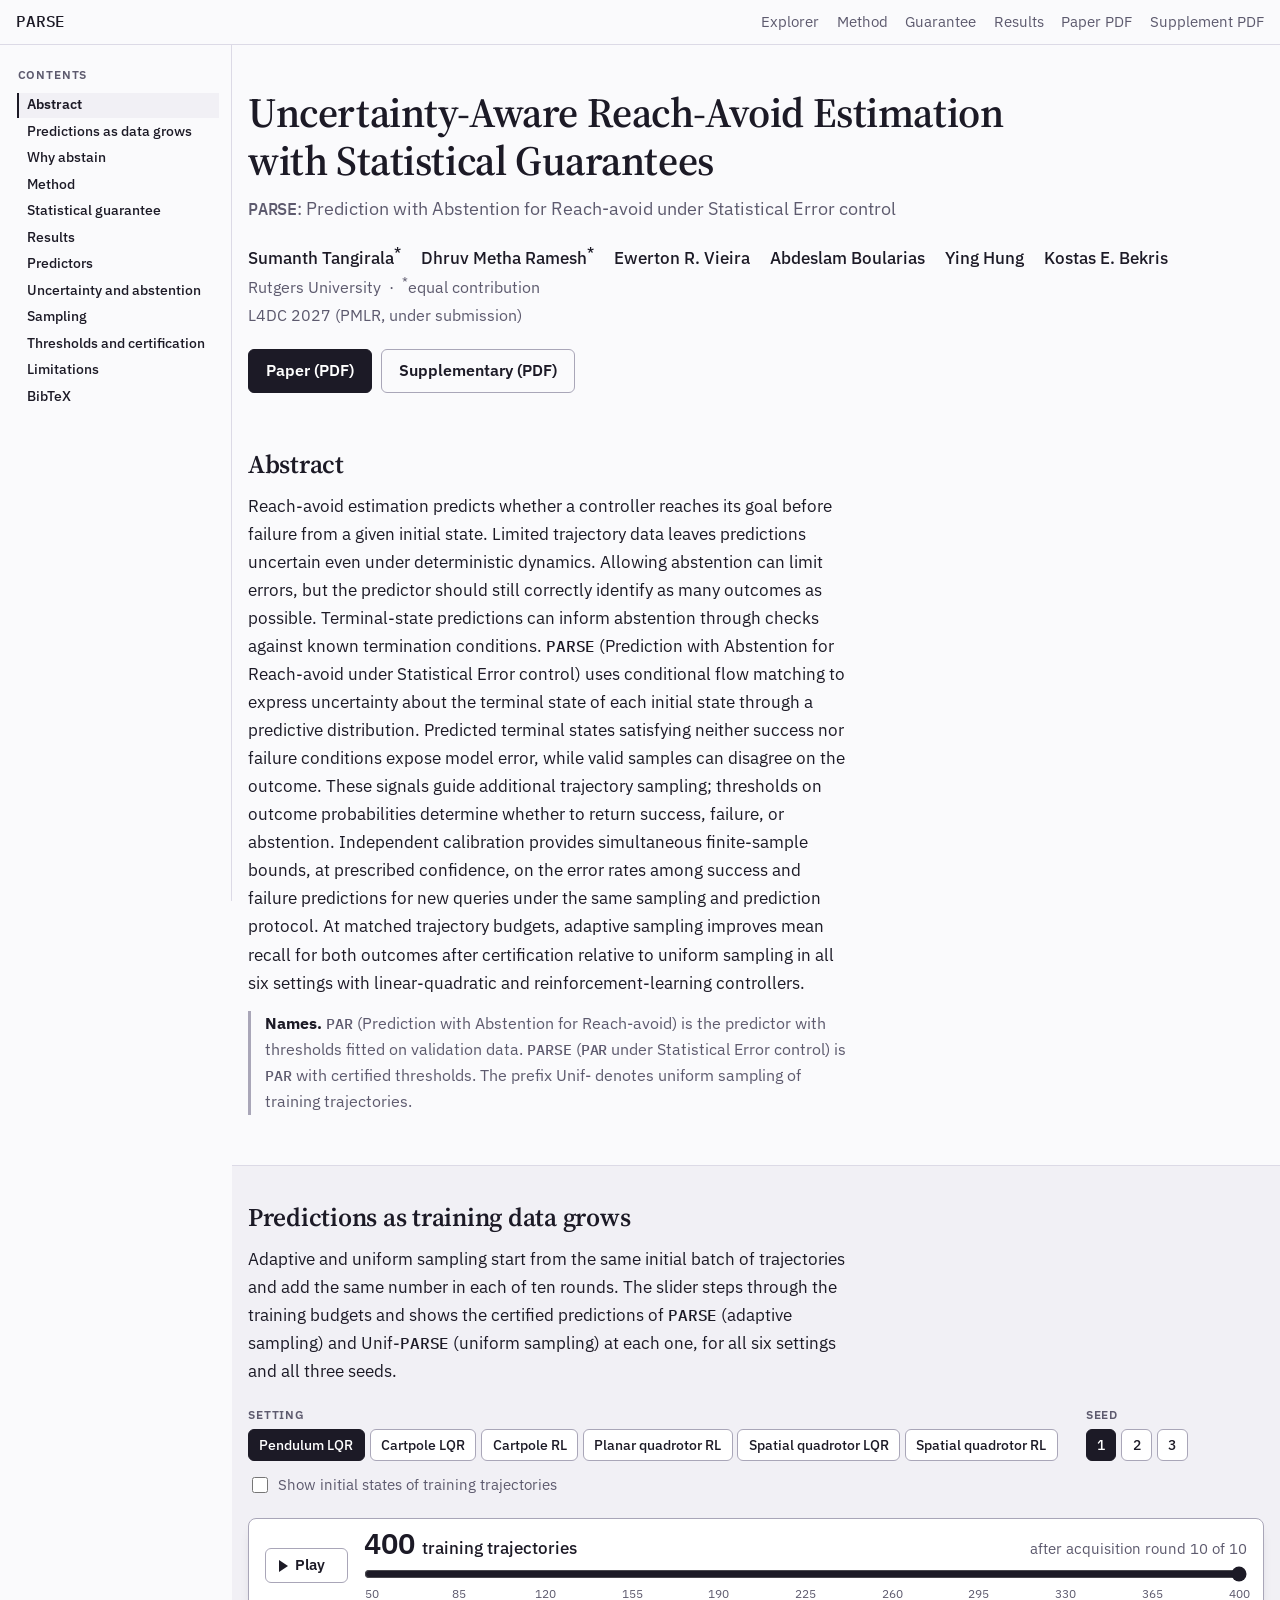
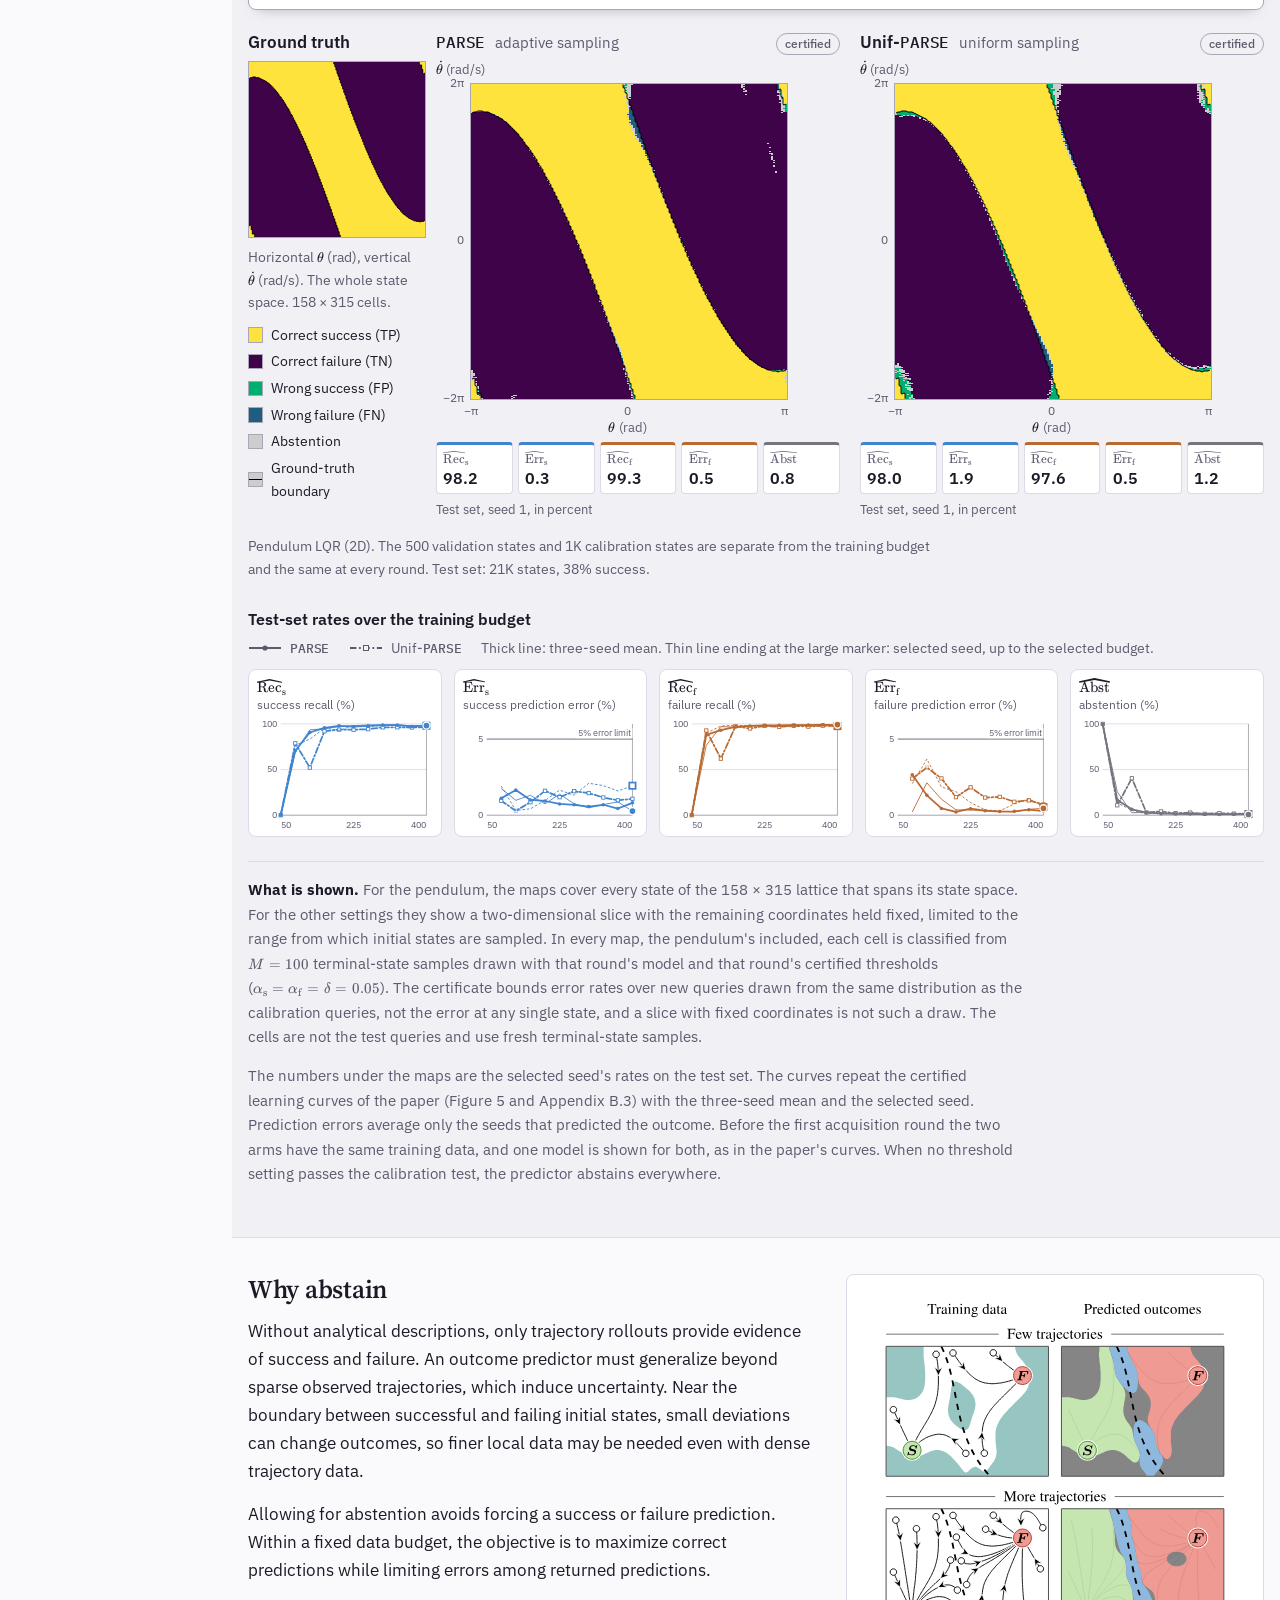
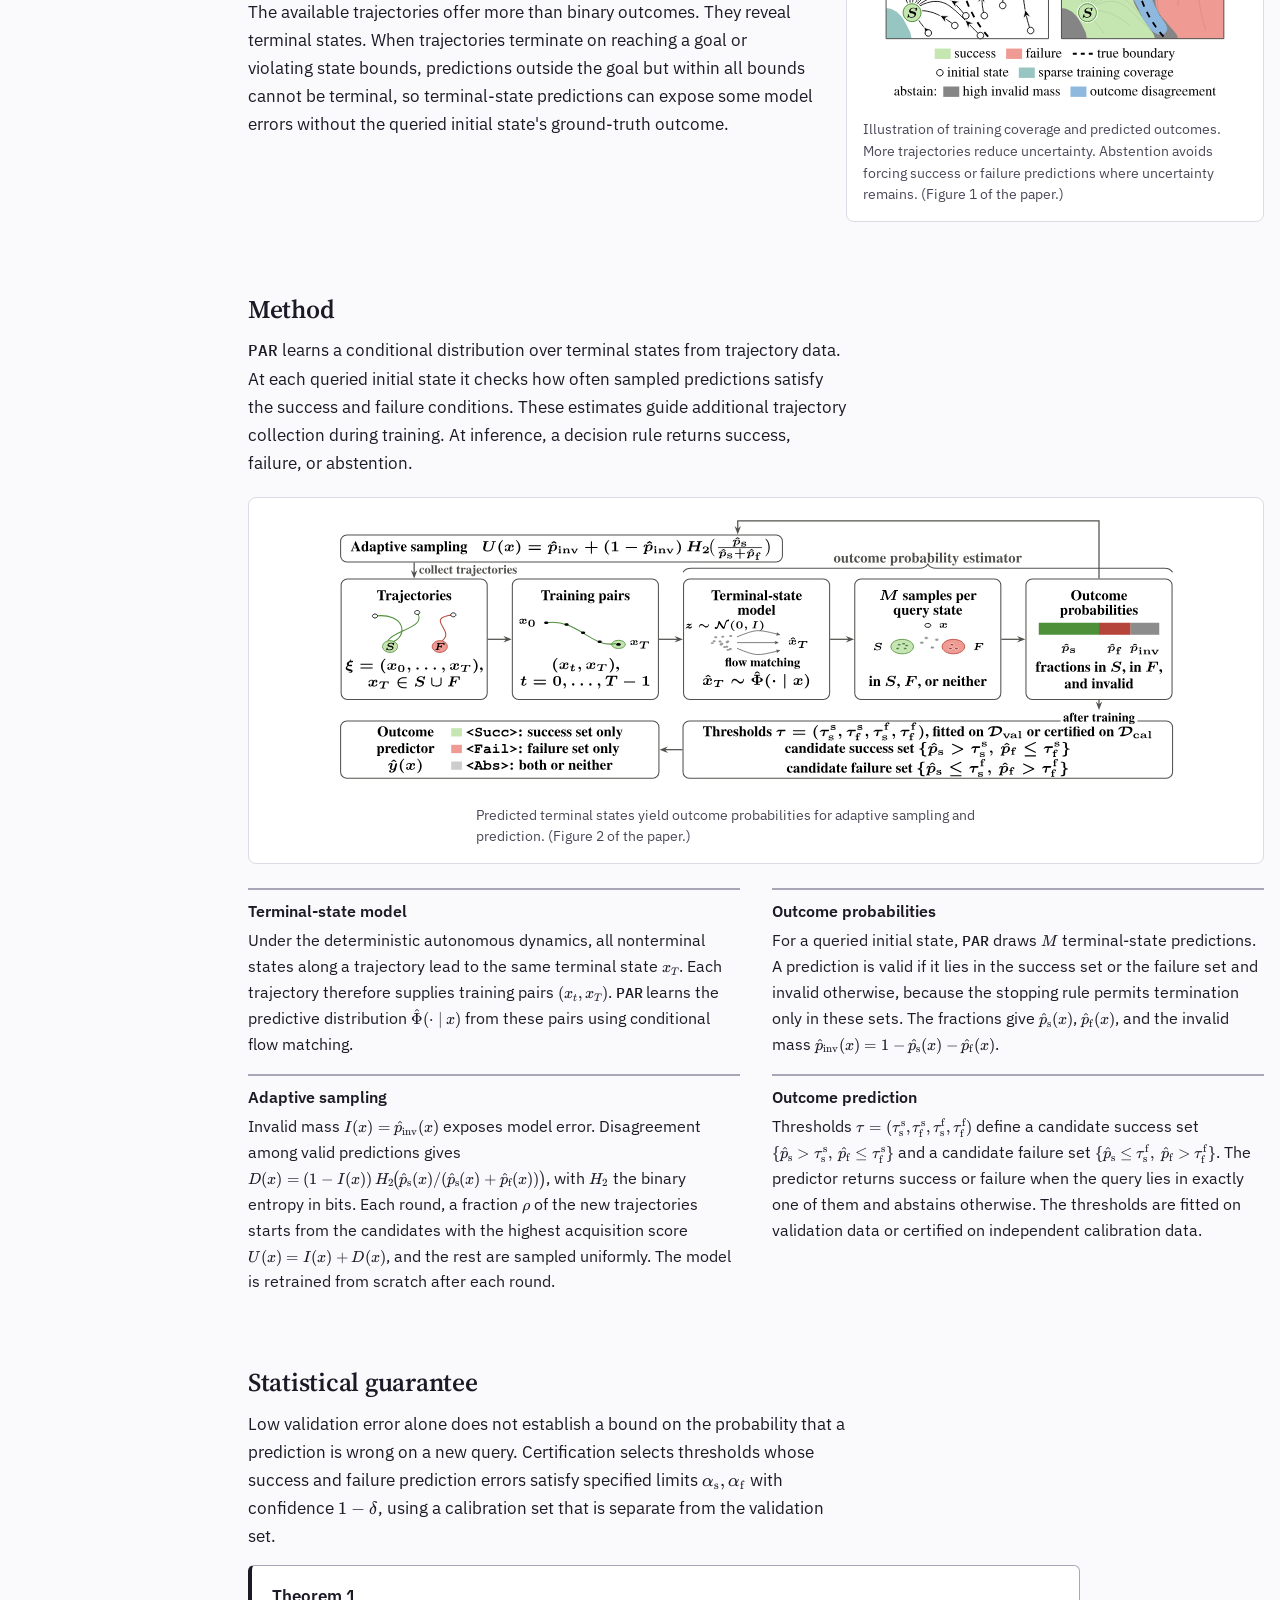
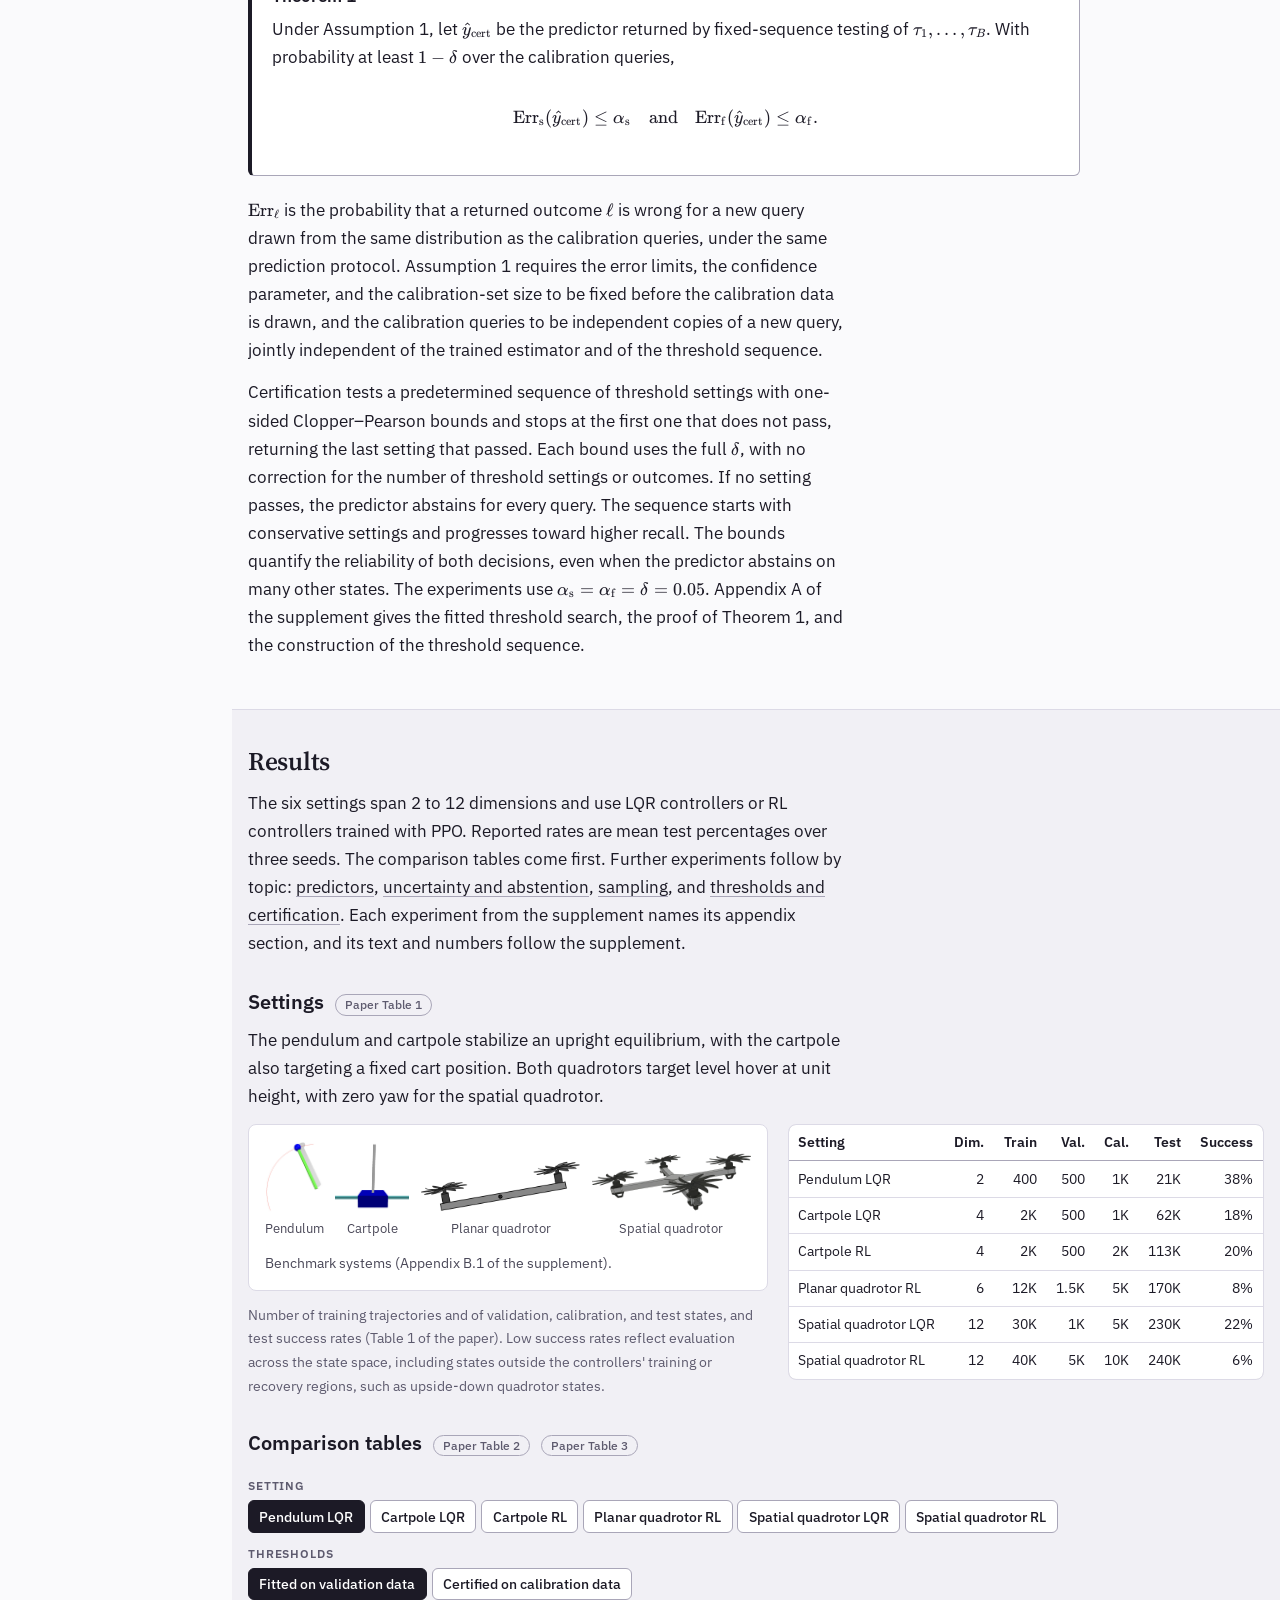
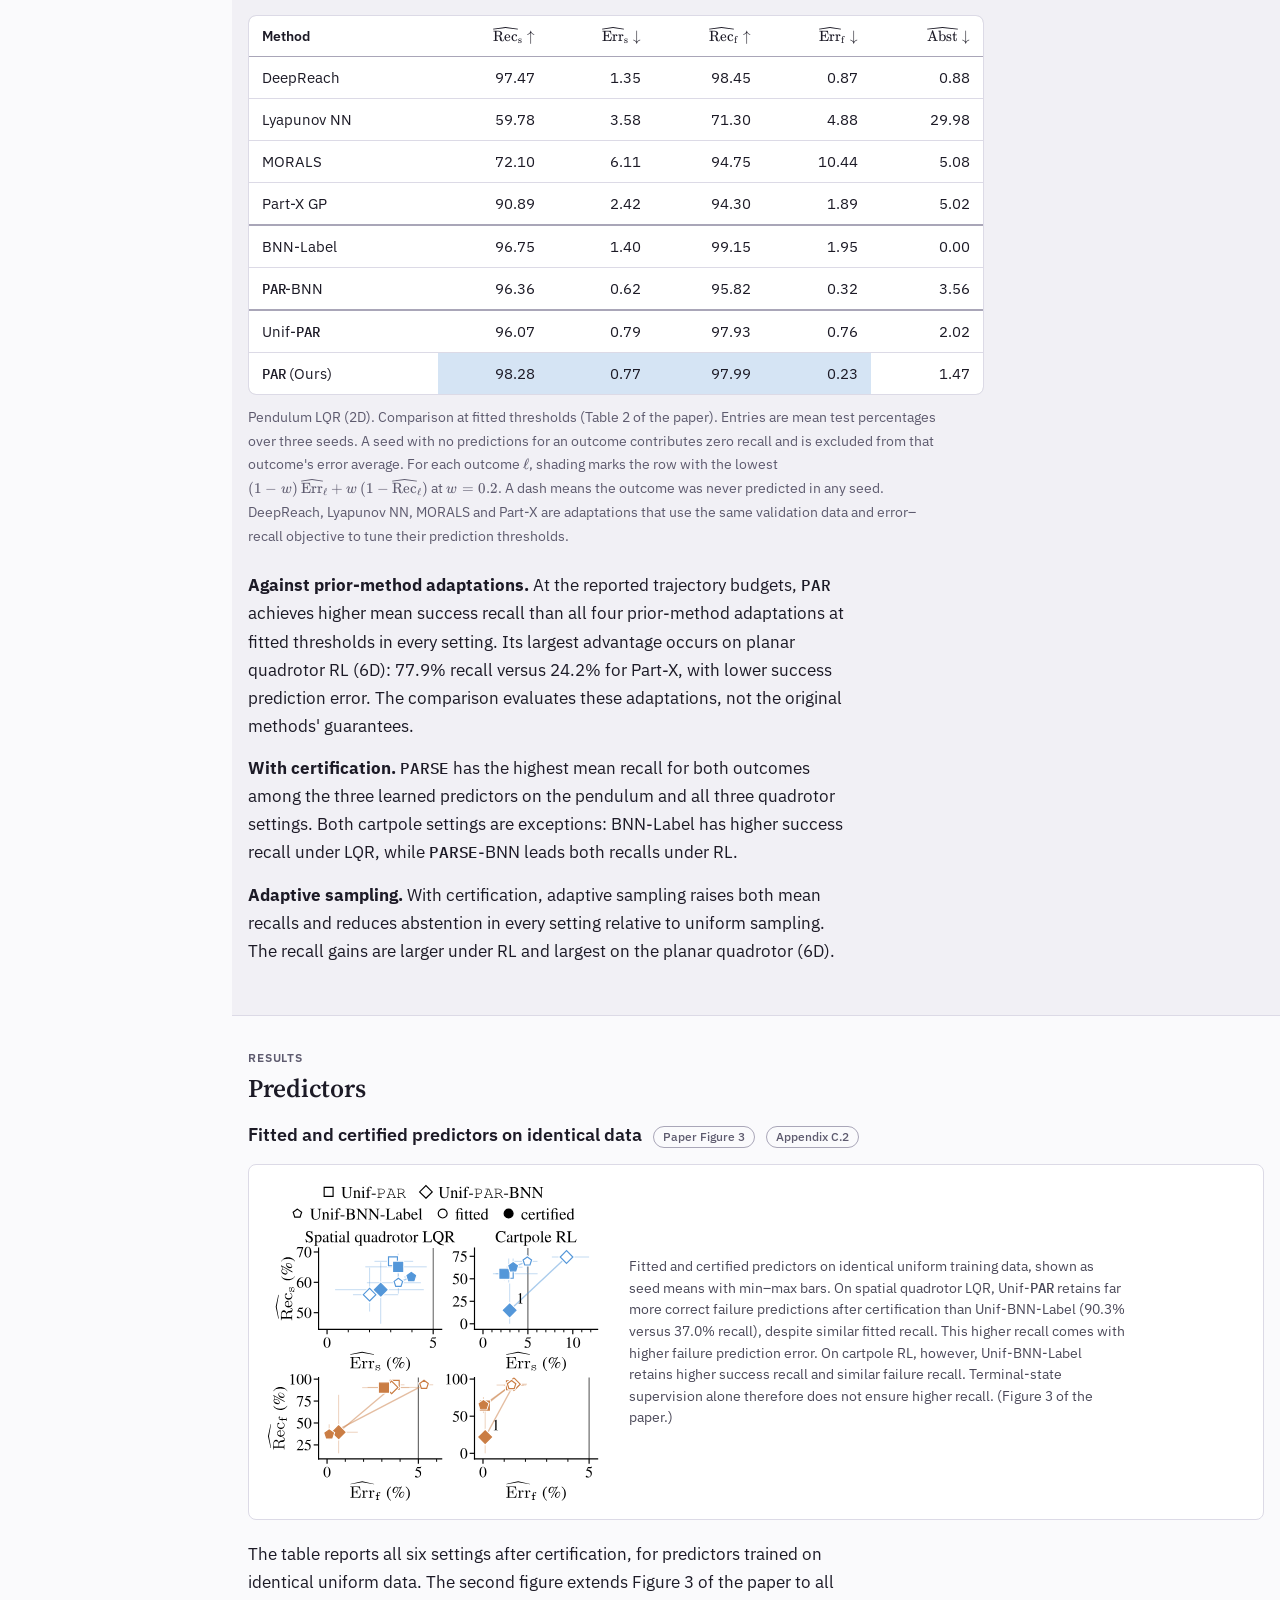
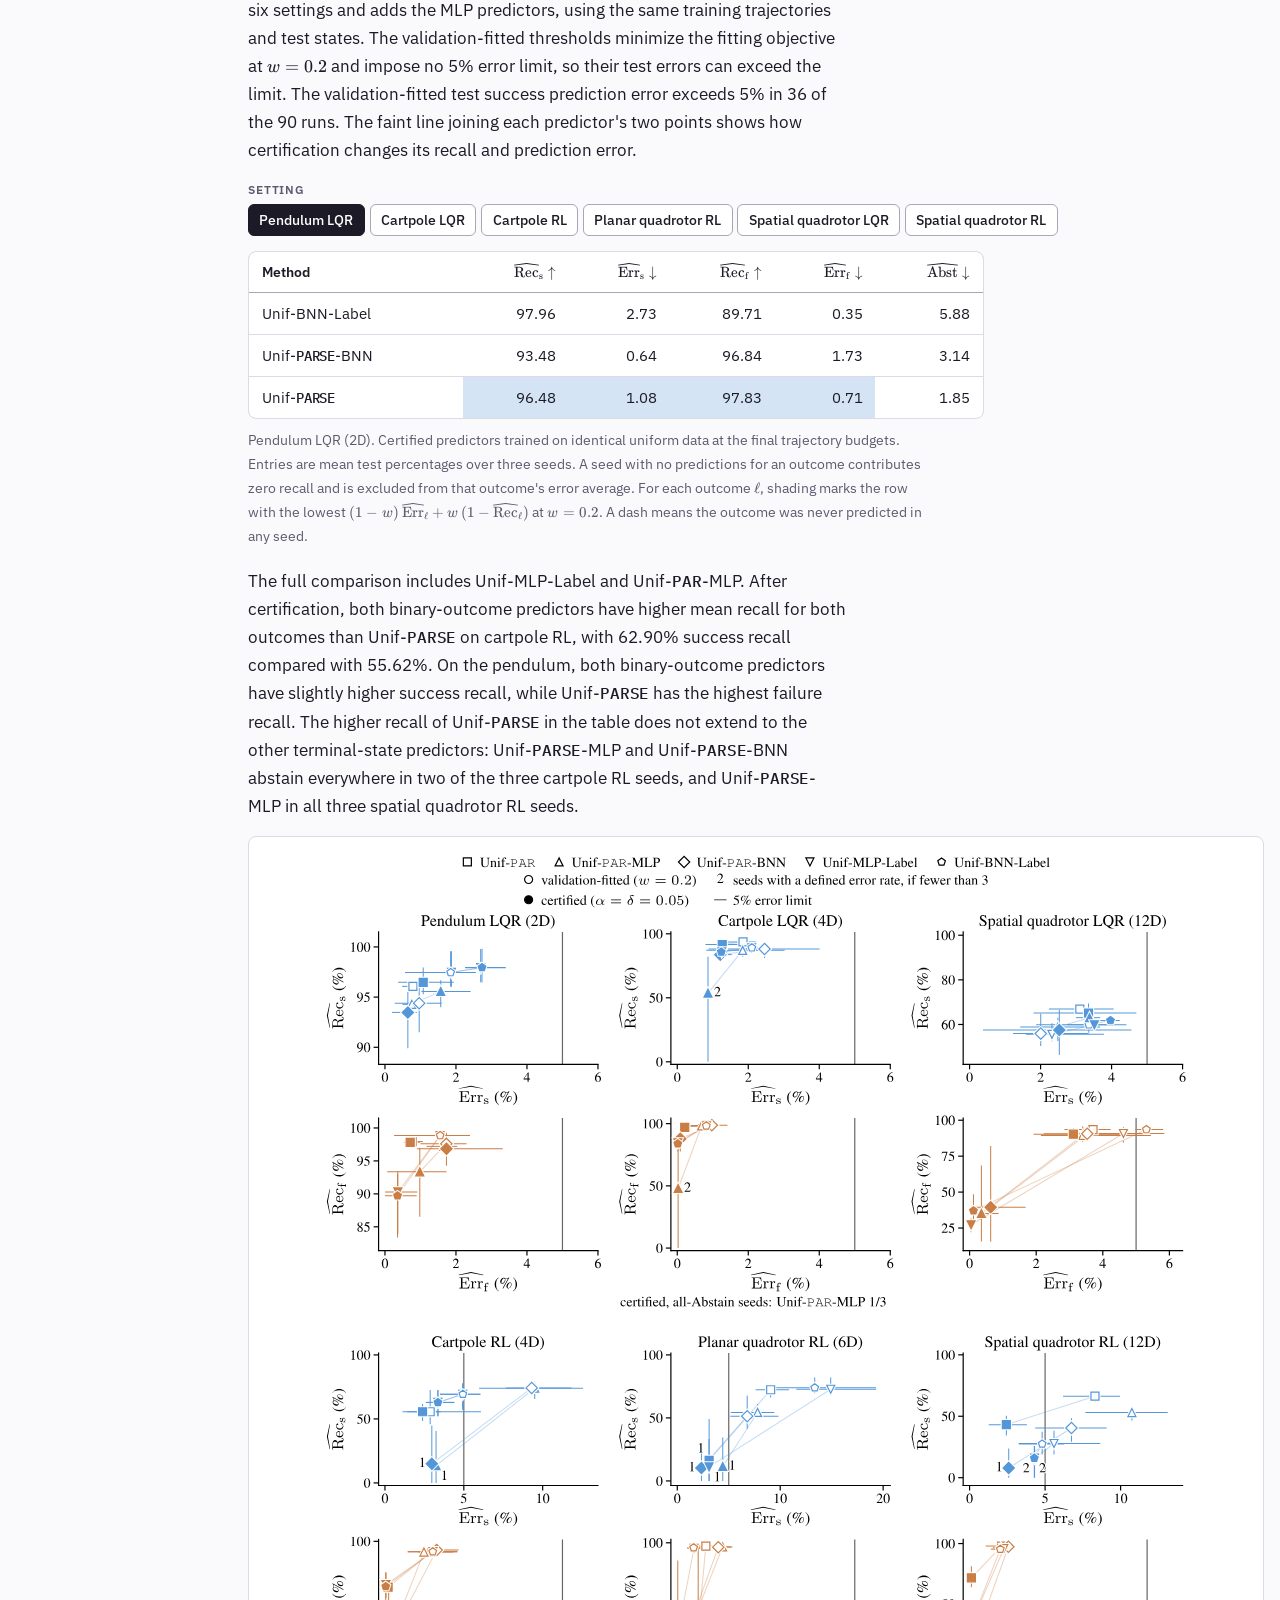
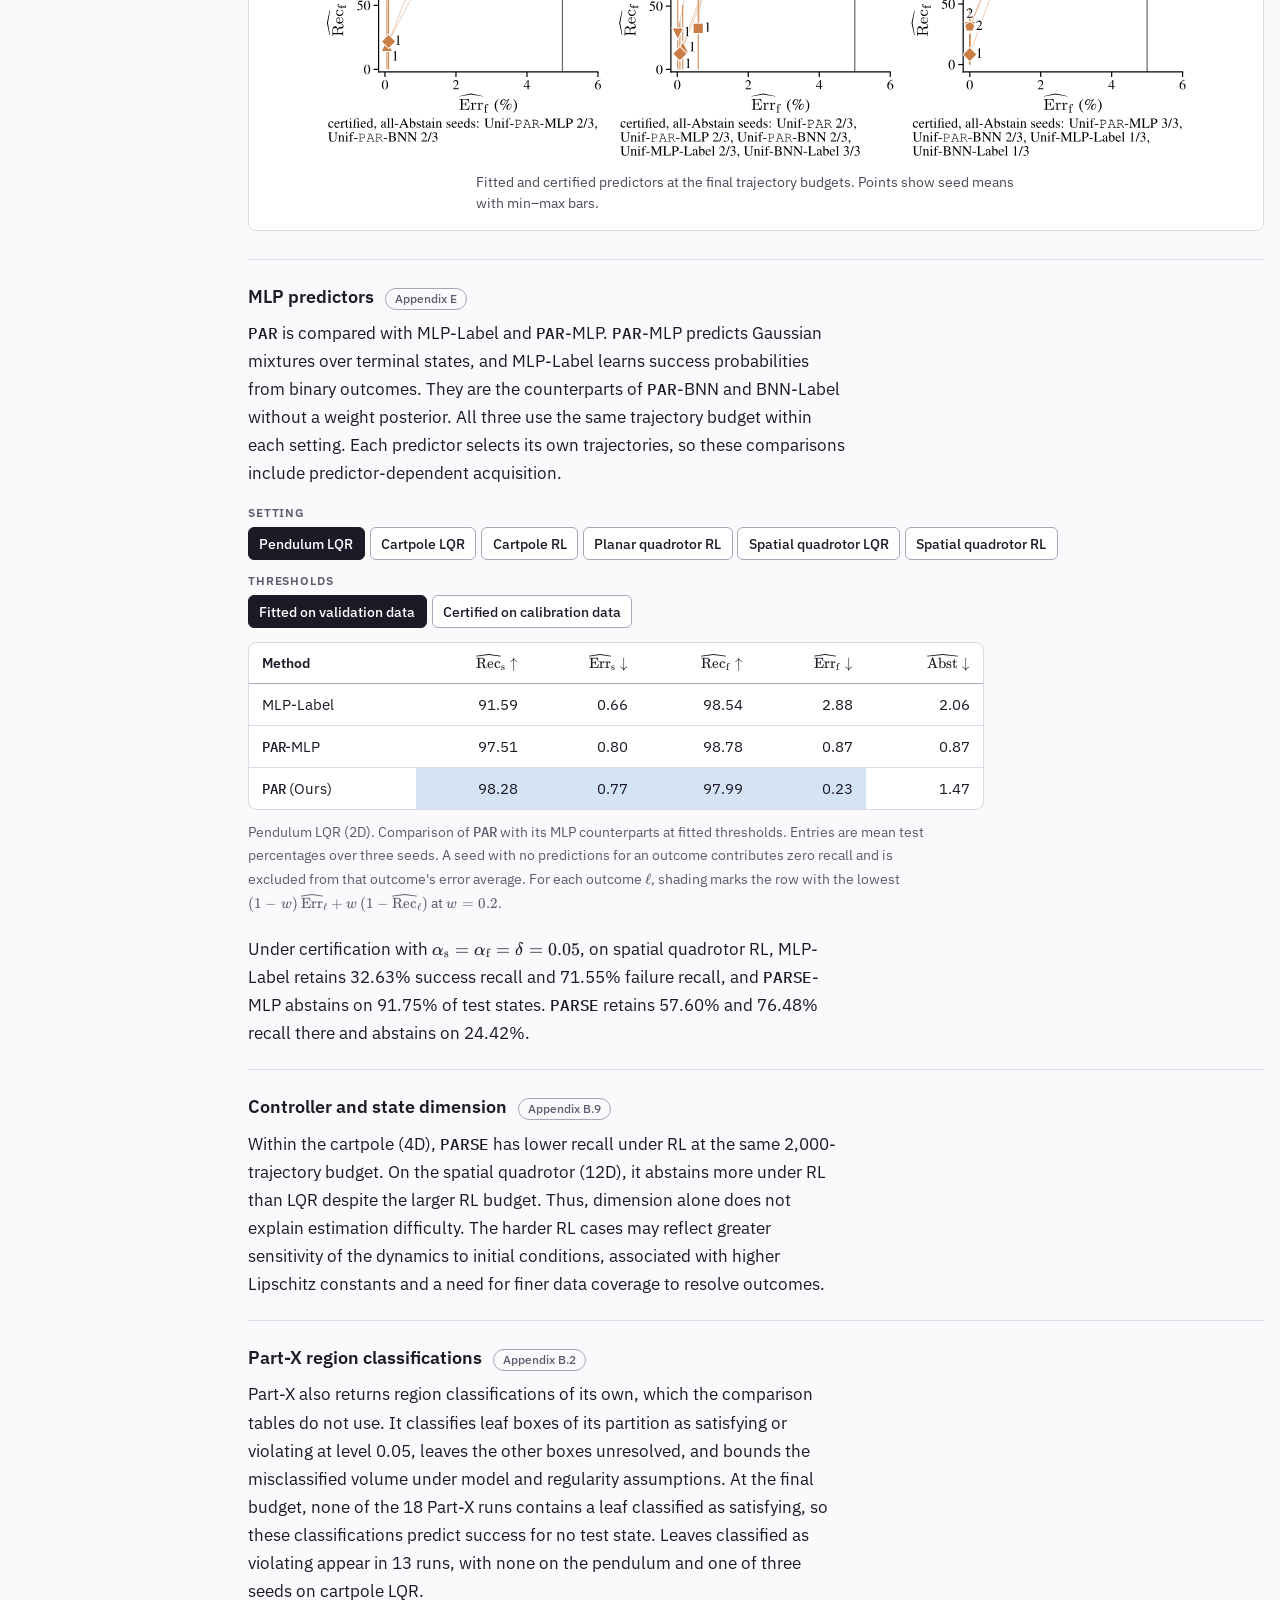
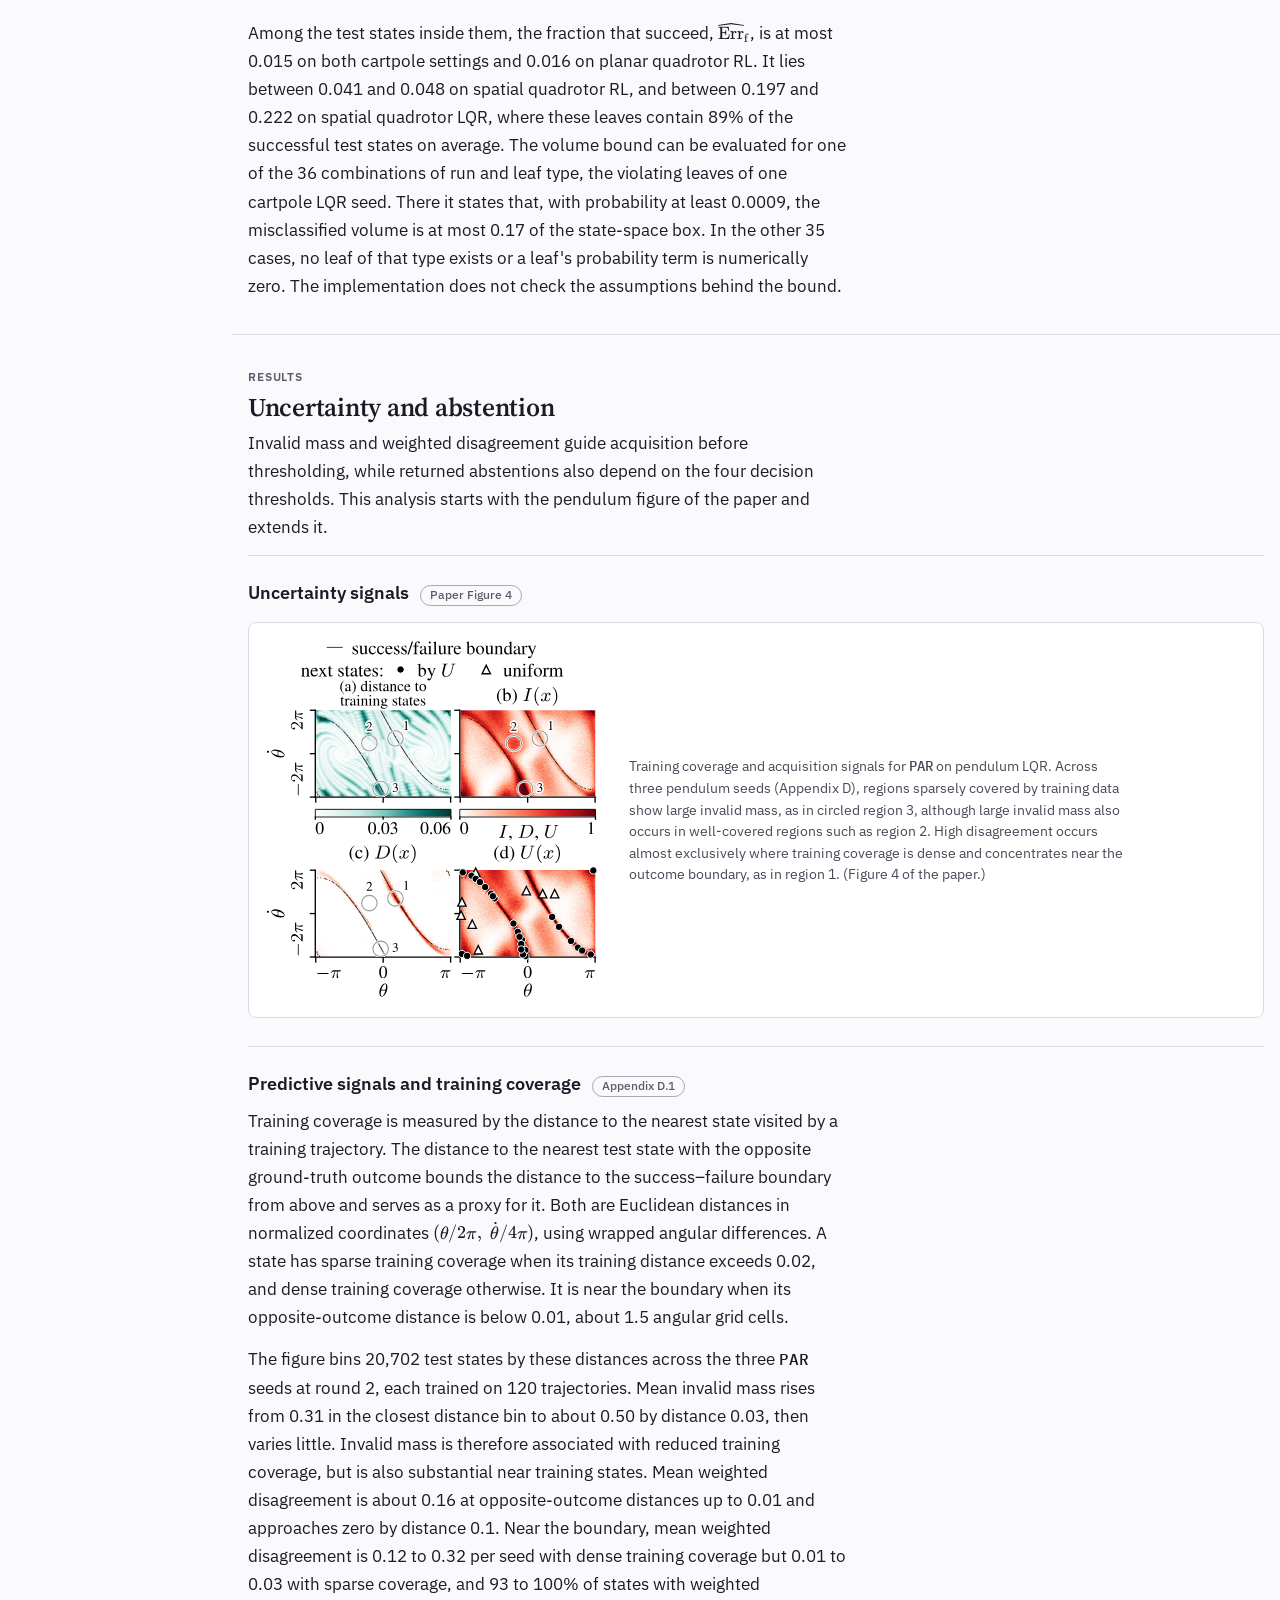
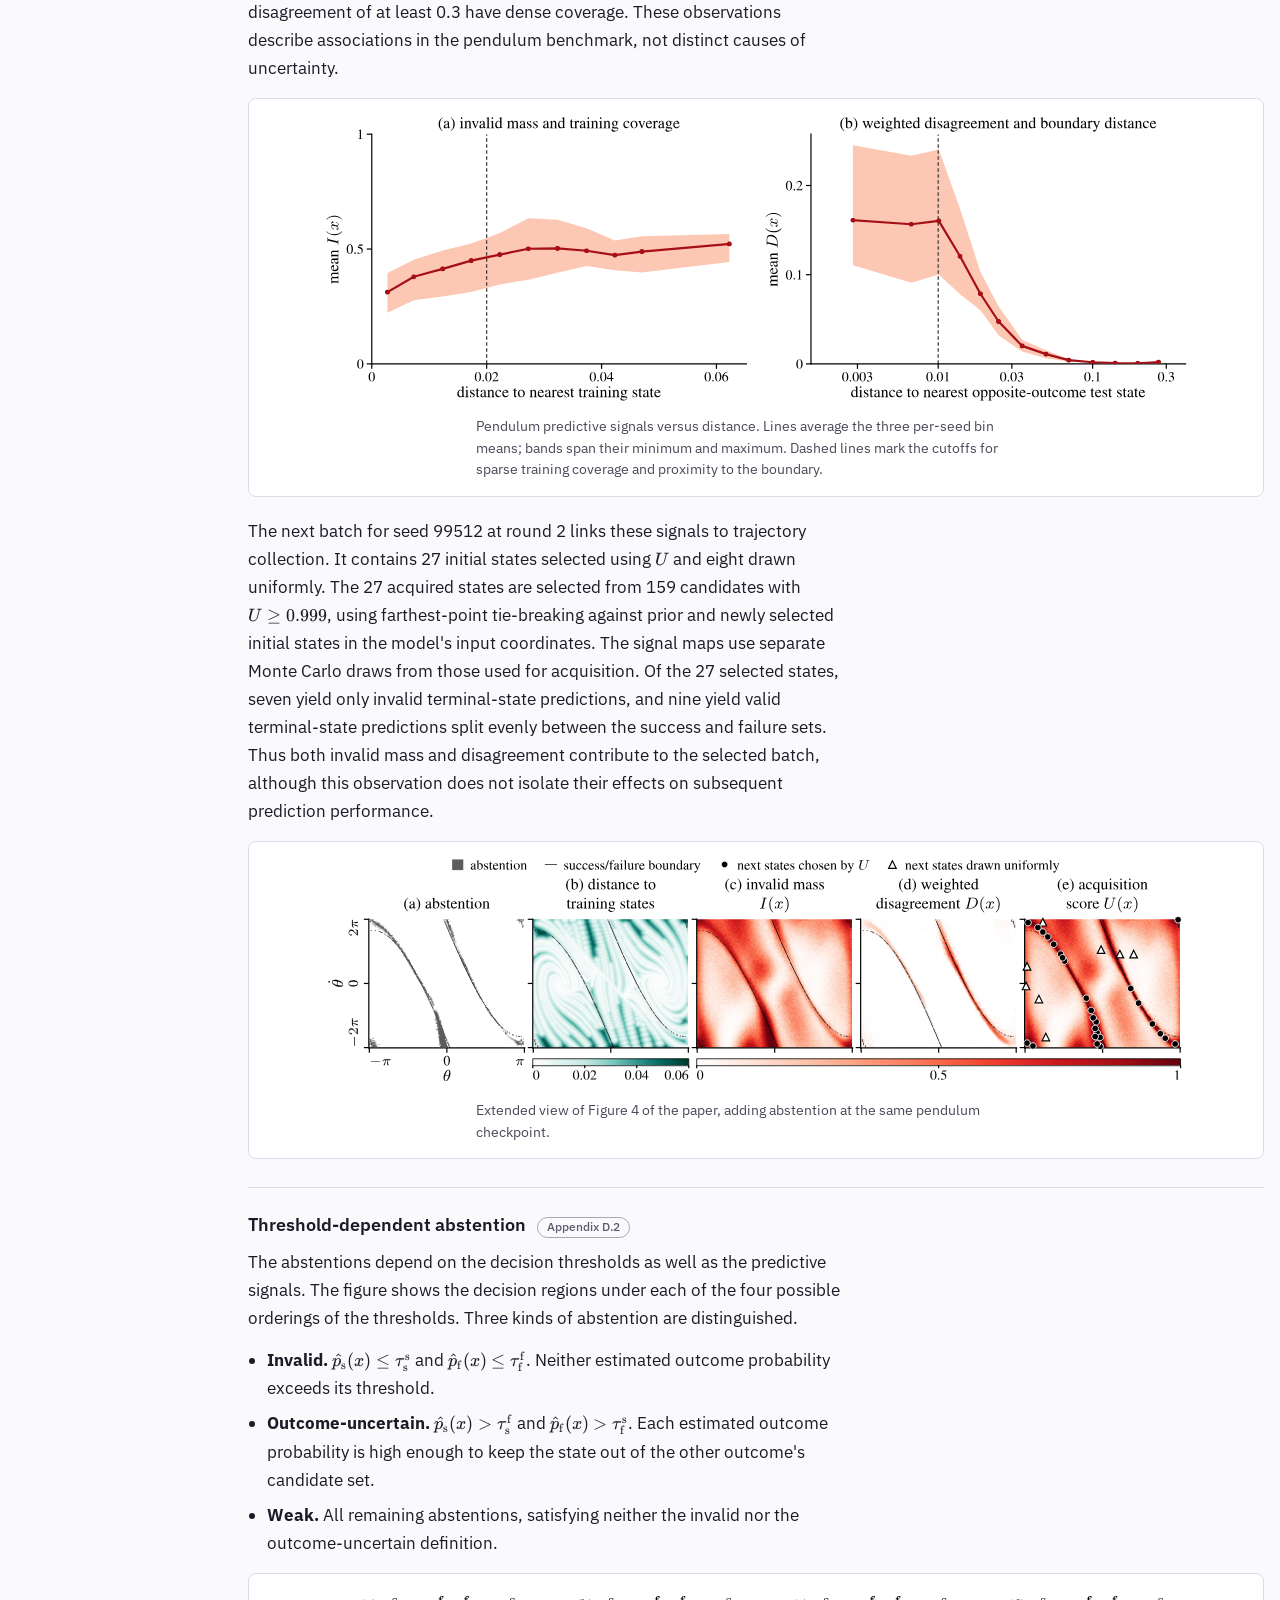
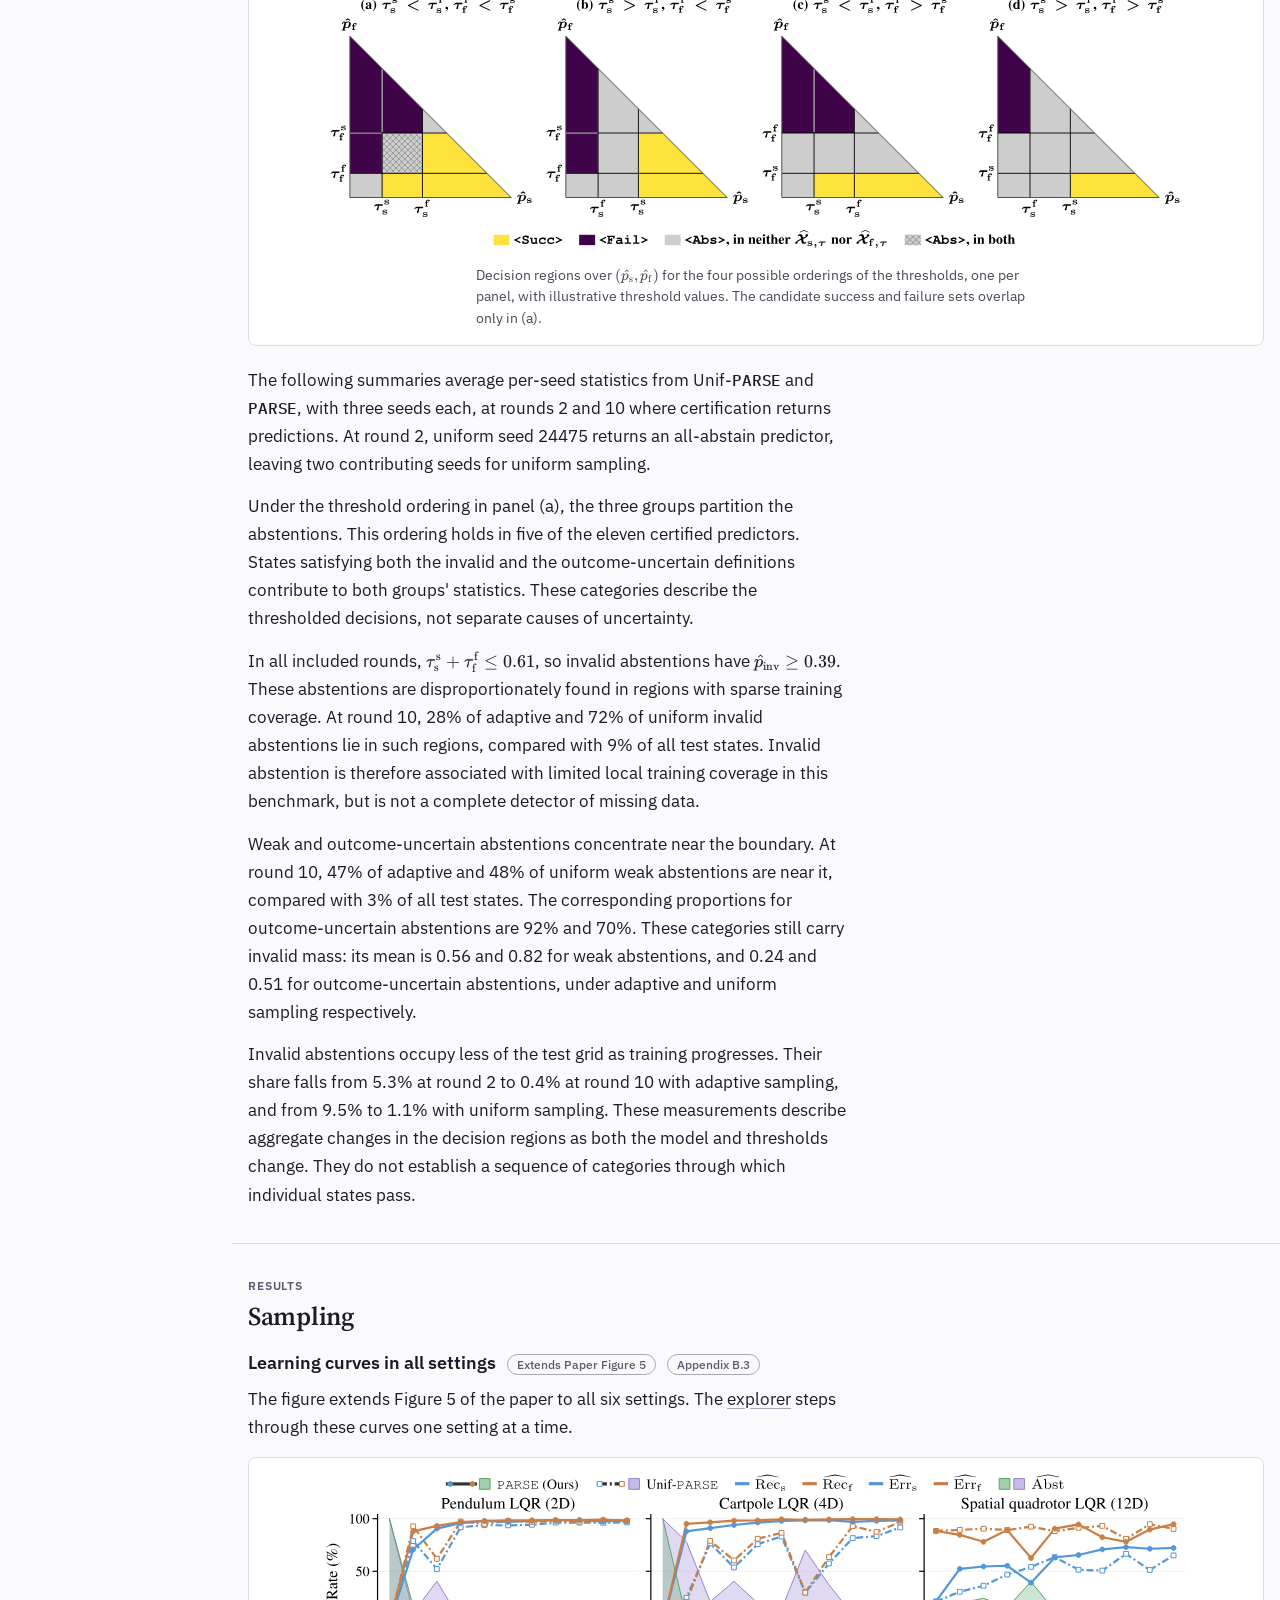
<file: index.html>
<!doctype html>
<html lang="en">
<head>
<meta charset="utf-8">
<meta name="viewport" content="width=device-width, initial-scale=1">
<title>PARSE Reach-Avoid Estimation</title>
<meta name="description" content="Reach-avoid estimation with abstention and finite-sample statistical guarantees, using conditional flow matching. Paper, supplement, every experiment, and an interactive view of certified predictions as training data grows.">
<meta property="og:title" content="Uncertainty-Aware Reach-Avoid Estimation with Statistical Guarantees">
<meta property="og:description" content="PARSE predicts success, failure, or abstention for a controller's initial states, with finite-sample bounds on the errors among returned predictions.">
<link rel="icon" href="data:image/svg+xml,%3Csvg xmlns='http://www.w3.org/2000/svg' viewBox='0 0 32 32'%3E%3Crect width='32' height='32' fill='%233E0349'/%3E%3Cpath d='M9 0h9l5 32h-9z' fill='%23CDCDCD'/%3E%3Cpath d='M0 0h11l5 32H0z' fill='%23FFE33D'/%3E%3C/svg%3E">
<link rel="preconnect" href="https://fonts.googleapis.com">
<link rel="preconnect" href="https://fonts.gstatic.com" crossorigin>
<link rel="stylesheet" href="https://fonts.googleapis.com/css2?family=IBM+Plex+Mono:wght@400;500&family=IBM+Plex+Sans:ital,wght@0,400;0,500;0,600;1,400&family=Source+Serif+4:opsz,wght@8..60,500;8..60,600&display=swap">
<link rel="stylesheet" href="assets/vendor/katex/katex.min.css">
<link rel="stylesheet" href="assets/css/site.css">
</head>
<body>

<nav class="topnav" aria-label="Site">
  <div class="topnav-in">
    <a class="brand" href="#top"><span class="mn">PARSE</span></a>
    <details class="toc-menu" id="toc-menu">
      <summary>Contents</summary>
      <div class="toc-pop" id="toc-pop"></div>
    </details>
    <div class="topnav-links">
      <a href="#explorer">Explorer</a>
      <a href="#method">Method</a>
      <a href="#guarantee">Guarantee</a>
      <a href="#results">Results</a>
      <a href="assets/paper.pdf">Paper PDF</a>
      <a href="assets/supplementary.pdf">Supplement PDF</a>
    </div>
  </div>
</nav>

<div class="layout">
<aside class="toc" id="toc" aria-label="Contents">
  <p class="toc-head">Contents</p>
  <nav id="toc-nav">
    <ol class="toc-list">
      <li><a href="#abstract">Abstract</a></li>
      <li><a href="#explorer">Predictions as data grows</a></li>
      <li><a href="#idea">Why abstain</a></li>
      <li><a href="#method">Method</a></li>
      <li><a href="#guarantee">Statistical guarantee</a></li>
      <li><a href="#results">Results</a>
        <ol>
          <li><a href="#benchmarks">Settings</a></li>
          <li><a href="#comparison">Comparison tables</a></li>
        </ol>
      </li>
      <li><a href="#g-predictors">Predictors</a>
        <ol>
          <li><a href="#x-identical">Fitted and certified predictors on identical data</a></li>
          <li><a href="#x-mlp">MLP predictors</a></li>
          <li><a href="#x-dimension">Controller and state dimension</a></li>
          <li><a href="#x-partx">Part-X region classifications</a></li>
        </ol>
      </li>
      <li><a href="#g-uncertainty">Uncertainty and abstention</a>
        <ol>
          <li><a href="#signals">Uncertainty signals</a></li>
          <li><a href="#x-coverage">Predictive signals and training coverage</a></li>
          <li><a href="#x-abstention">Threshold-dependent abstention</a></li>
        </ol>
      </li>
      <li><a href="#g-sampling">Sampling</a>
        <ol>
          <li><a href="#x-curves">Learning curves in all settings</a></li>
          <li><a href="#x-fraction">Adaptive fraction</a></li>
          <li><a href="#x-score">Acquisition score</a></li>
          <li><a href="#x-samples">Samples per query</a></li>
        </ol>
      </li>
      <li><a href="#g-thresholds">Thresholds and certification</a>
        <ol>
          <li><a href="#x-weight">Objective weight</a></li>
          <li><a href="#x-limits">Error limits and confidence</a></li>
          <li><a href="#x-conservative">Conservative certification</a></li>
          <li><a href="#x-observed">Observed test errors above the error limit</a></li>
        </ol>
      </li>
      <li><a href="#limitations">Limitations</a></li>
      <li><a href="#cite">BibTeX</a></li>
    </ol>
  </nav>
</aside>
<div class="content">

<header class="hero" id="top">
  <div class="wrap">
    <h1><span class="nb">Uncertainty-Aware</span> <span class="nb">Reach-Avoid</span> Estimation<br> with Statistical Guarantees</h1>
    <p class="expansion"><span class="mn">PARSE</span>: Prediction with Abstention for Reach-avoid under Statistical Error control</p>
    <p class="authors">
      <span>Sumanth Tangirala<sup>*</sup></span>
      <span>Dhruv Metha Ramesh<sup>*</sup></span>
      <span>Ewerton R. Vieira</span>
      <span>Abdeslam Boularias</span>
      <span>Ying Hung</span>
      <span>Kostas E. Bekris</span>
    </p>
    <p class="affil">Rutgers University &nbsp;·&nbsp; <sup>*</sup>equal contribution</p>
    <p class="venue">L4DC 2027 (PMLR, under submission)</p>
    <p class="actions">
      <a class="btn" href="assets/paper.pdf">Paper (PDF)</a>
      <a class="btn btn-quiet" href="assets/supplementary.pdf">Supplementary (PDF)</a>
    </p>
  </div>
</header>

<main>

<section class="wrap prose" id="abstract">
  <h2>Abstract</h2>
  <p>Reach-avoid estimation predicts whether a controller reaches its goal before failure from a given initial state. Limited trajectory data leaves predictions uncertain even under deterministic dynamics. Allowing abstention can limit errors, but the predictor should still correctly identify as many outcomes as possible. Terminal-state predictions can inform abstention through checks against known termination conditions. <span class="mn">PARSE</span> (Prediction with Abstention for Reach-avoid under Statistical Error control) uses conditional flow matching to express uncertainty about the terminal state of each initial state through a predictive distribution. Predicted terminal states satisfying neither success nor failure conditions expose model error, while valid samples can disagree on the outcome. These signals guide additional trajectory sampling; thresholds on outcome probabilities determine whether to return success, failure, or abstention. Independent calibration provides simultaneous finite-sample bounds, at prescribed confidence, on the error rates among success and failure predictions for new queries under the same sampling and prediction protocol. At matched trajectory budgets, adaptive sampling improves mean recall for both outcomes after certification relative to uniform sampling in all six settings with linear-quadratic and reinforcement-learning controllers.</p>
  <p class="naming"><strong>Names.</strong> <span class="mn">PAR</span> (Prediction with Abstention for Reach-avoid) is the predictor with thresholds fitted on validation data. <span class="mn">PARSE</span> (<span class="mn">PAR</span> under Statistical Error control) is <span class="mn">PAR</span> with certified thresholds. The prefix Unif- denotes uniform sampling of training trajectories.</p>
</section>

<section class="band" id="explorer">
  <div class="wrap">
    <div class="prose">
      <h2>Predictions as training data grows</h2>
      <p>Adaptive and uniform sampling start from the same initial batch of trajectories and add the same number in each of ten rounds. The slider steps through the training budgets and shows the certified predictions of <span class="mn">PARSE</span> (adaptive sampling) and Unif-<span class="mn">PARSE</span> (uniform sampling) at each one, for all six settings and all three seeds.</p>
    </div>

    <div class="ex" id="ex" hidden>
      <p class="preview-note" id="ex-preview" hidden>Preview build: only some seeds and settings have maps. Do not publish.</p>
      <div class="ex-controls">
        <div class="ctl">
          <span class="ctl-label" id="ex-setting-label">Setting</span>
          <div class="seg" id="ex-settings" role="radiogroup" aria-labelledby="ex-setting-label"></div>
        </div>
        <div class="ctl">
          <span class="ctl-label" id="ex-seed-label">Seed</span>
          <div class="seg" id="ex-seeds" role="radiogroup" aria-labelledby="ex-seed-label"></div>
        </div>
        <div class="ctl" id="ex-plane-ctl">
          <span class="ctl-label" id="ex-plane-label">Slice</span>
          <div class="seg" id="ex-planes" role="radiogroup" aria-labelledby="ex-plane-label"></div>
        </div>
        <label class="check" id="ex-starts-ctl"><input type="checkbox" id="ex-starts"> <span>Show initial states of training trajectories</span></label>
      </div>

      <div class="ex-budget">
        <button type="button" class="play" id="ex-play" aria-label="Play through the rounds"><span class="play-icon" aria-hidden="true"></span><span class="play-text">Play</span></button>
        <div class="budget-main">
          <div class="budget-read"><span class="budget-n" id="ex-n">–</span> <span class="budget-unit">training trajectories</span> <span class="budget-round" id="ex-round"></span></div>
          <input type="range" id="ex-slider" min="0" max="10" step="1" value="10" aria-label="Training budget (acquisition round)">
          <div class="budget-ticks" id="ex-ticks" aria-hidden="true"></div>
        </div>
      </div>

      <div class="ex-maps">
        <figure class="gt">
          <figcaption>Ground truth</figcaption>
          <div class="gt-frame"><canvas id="ex-gt" aria-label="Ground-truth outcomes"></canvas><svg class="overlay" id="ex-gt-ov" aria-hidden="true"></svg></div>
          <p class="gt-axes" id="ex-axes"></p>
          <ul class="legend" id="ex-legend"></ul>
        </figure>
        <figure class="map" id="ex-map-adaptive"></figure>
        <figure class="map" id="ex-map-uniform"></figure>
      </div>
      <p class="budget-note" id="ex-budget-note"></p>

      <div class="ex-charts-head">
        <h3>Test-set rates over the training budget</h3>
        <ul class="legend legend-lines" id="ex-chart-legend"></ul>
      </div>
      <div class="ex-charts" id="ex-charts"></div>

      <div class="ex-note prose">
        <p><strong>What is shown.</strong> For the pendulum, the maps cover every state of the 158 × 315 lattice that spans its state space. For the other settings they show a two-dimensional slice with the remaining coordinates held fixed, limited to the range from which initial states are sampled. In every map, the pendulum's included, each cell is classified from <span class="tex" data-tex="M = 100"></span> terminal-state samples drawn with that round's model and that round's certified thresholds (<span class="tex" data-tex="\alpha_{\mathrm{s}} = \alpha_{\mathrm{f}} = \delta = 0.05"></span>). The certificate bounds error rates over new queries drawn from the same distribution as the calibration queries, not the error at any single state, and a slice with fixed coordinates is not such a draw. The cells are not the test queries and use fresh terminal-state samples.</p>
        <p>The numbers under the maps are the selected seed's rates on the test set. The curves repeat the certified learning curves of the paper (Figure 5 and Appendix B.3) with the three-seed mean and the selected seed. Prediction errors average only the seeds that predicted the outcome. Before the first acquisition round the two arms have the same training data, and one model is shown for both, as in the paper's curves. When no threshold setting passes the calibration test, the predictor abstains everywhere.</p>
      </div>
    </div>
    <noscript><p class="prose">The interactive view needs JavaScript. The same results are in Figure 5 of the paper and Appendix B.3 of the supplement.</p></noscript>
  </div>
</section>

<section class="wrap" id="idea">
  <div class="split">
    <div class="prose">
      <h2>Why abstain</h2>
      <p>Without analytical descriptions, only trajectory rollouts provide evidence of success and failure. An outcome predictor must generalize beyond sparse observed trajectories, which induce uncertainty. Near the boundary between successful and failing initial states, small deviations can change outcomes, so finer local data may be needed even with dense trajectory data.</p>
      <p>Allowing for abstention avoids forcing a success or failure prediction. Within a fixed data budget, the objective is to maximize correct predictions while limiting errors among returned predictions.</p>
      <p>The available trajectories offer more than binary outcomes. They reveal terminal states. When trajectories terminate on reaching a goal or violating state bounds, predictions outside the goal but within all bounds cannot be terminal, so terminal-state predictions can expose some model errors without the queried initial state's ground-truth outcome.</p>
    </div>
    <figure class="plate plate-narrow">
      <img src="assets/figures/uncertainty_sources_2x2.svg" alt="Two rows of schematic panels. With few trajectories, large regions have sparse training coverage and the predictor abstains over wide areas, by high invalid mass and by outcome disagreement near the true boundary. With more trajectories, the abstention regions shrink to a band around the boundary." width="350" height="412">
      <figcaption>Illustration of training coverage and predicted outcomes. More trajectories reduce uncertainty. Abstention avoids forcing success or failure predictions where uncertainty remains. (Figure 1 of the paper.)</figcaption>
    </figure>
  </div>
</section>

<section class="wrap" id="method">
  <div class="prose">
    <h2>Method</h2>
    <p><span class="mn">PAR</span> learns a conditional distribution over terminal states from trajectory data. At each queried initial state it checks how often sampled predictions satisfy the success and failure conditions. These estimates guide additional trajectory collection during training. At inference, a decision rule returns success, failure, or abstention.</p>
  </div>
  <figure class="plate plate-wide">
    <img src="assets/figures/pipeline.svg" alt="Pipeline diagram. Trajectories give training pairs of a state and its terminal state. A flow-matching terminal-state model draws M samples per query state, which fall in the success set, the failure set, or neither. Their fractions are the outcome probabilities. These feed the acquisition score for adaptive sampling during training and, after training, the thresholds that define the outcome predictor." width="820" height="264">
    <figcaption>Predicted terminal states yield outcome probabilities for adaptive sampling and prediction. (Figure 2 of the paper.)</figcaption>
  </figure>
  <div class="steps">
    <div class="step">
      <h3>Terminal-state model</h3>
      <p>Under the deterministic autonomous dynamics, all nonterminal states along a trajectory lead to the same terminal state <span class="tex" data-tex="x_T"></span>. Each trajectory therefore supplies training pairs <span class="tex" data-tex="(x_t, x_T)"></span>. <span class="mn">PAR</span> learns the predictive distribution <span class="tex" data-tex="\hat{\Phi}(\cdot \mid x)"></span> from these pairs using conditional flow matching.</p>
    </div>
    <div class="step">
      <h3>Outcome probabilities</h3>
      <p>For a queried initial state, <span class="mn">PAR</span> draws <span class="tex" data-tex="M"></span> terminal-state predictions. A prediction is valid if it lies in the success set or the failure set and invalid otherwise, because the stopping rule permits termination only in these sets. The fractions give <span class="tex" data-tex="\hat{p}_{\mathrm{s}}(x)"></span>, <span class="tex" data-tex="\hat{p}_{\mathrm{f}}(x)"></span>, and the invalid mass <span class="tex" data-tex="\hat{p}_{\mathrm{inv}}(x) = 1 - \hat{p}_{\mathrm{s}}(x) - \hat{p}_{\mathrm{f}}(x)"></span>.</p>
    </div>
    <div class="step">
      <h3>Adaptive sampling</h3>
      <p>Invalid mass <span class="tex" data-tex="I(x) = \hat{p}_{\mathrm{inv}}(x)"></span> exposes model error. Disagreement among valid predictions gives <span class="tex" data-tex="D(x) = (1 - I(x))\, H_2\!\big(\hat{p}_{\mathrm{s}}(x) / (\hat{p}_{\mathrm{s}}(x) + \hat{p}_{\mathrm{f}}(x))\big)"></span>, with <span class="tex" data-tex="H_2"></span> the binary entropy in bits. Each round, a fraction <span class="tex" data-tex="\rho"></span> of the new trajectories starts from the candidates with the highest acquisition score <span class="tex" data-tex="U(x) = I(x) + D(x)"></span>, and the rest are sampled uniformly. The model is retrained from scratch after each round.</p>
    </div>
    <div class="step">
      <h3>Outcome prediction</h3>
      <p>Thresholds <span class="tex" data-tex="\tau = (\tau^{\mathrm{s}}_{\mathrm{s}}, \tau^{\mathrm{s}}_{\mathrm{f}}, \tau^{\mathrm{f}}_{\mathrm{s}}, \tau^{\mathrm{f}}_{\mathrm{f}})"></span> define a candidate success set <span class="tex" data-tex="\{\hat{p}_{\mathrm{s}} > \tau^{\mathrm{s}}_{\mathrm{s}},\ \hat{p}_{\mathrm{f}} \le \tau^{\mathrm{s}}_{\mathrm{f}}\}"></span> and a candidate failure set <span class="tex" data-tex="\{\hat{p}_{\mathrm{s}} \le \tau^{\mathrm{f}}_{\mathrm{s}},\ \hat{p}_{\mathrm{f}} > \tau^{\mathrm{f}}_{\mathrm{f}}\}"></span>. The predictor returns success or failure when the query lies in exactly one of them and abstains otherwise. The thresholds are fitted on validation data or certified on independent calibration data.</p>
    </div>
  </div>
</section>

<section class="wrap" id="guarantee">
  <div class="prose">
    <h2>Statistical guarantee</h2>
    <p>Low validation error alone does not establish a bound on the probability that a prediction is wrong on a new query. Certification selects thresholds whose success and failure prediction errors satisfy specified limits <span class="tex" data-tex="\alpha_{\mathrm{s}}, \alpha_{\mathrm{f}}"></span> with confidence <span class="tex" data-tex="1 - \delta"></span>, using a calibration set that is separate from the validation set.</p>
  </div>
  <div class="theorem">
    <p class="theorem-head">Theorem 1</p>
    <p>Under Assumption 1, let <span class="tex" data-tex="\hat{y}_{\mathrm{cert}}"></span> be the predictor returned by fixed-sequence testing of <span class="tex" data-tex="\tau_1, \ldots, \tau_B"></span>. With probability at least <span class="tex" data-tex="1 - \delta"></span> over the calibration queries,</p>
    <p class="theorem-math"><span class="tex" data-tex="\mathrm{Err}_{\mathrm{s}}(\hat{y}_{\mathrm{cert}}) \le \alpha_{\mathrm{s}} \quad\text{and}\quad \mathrm{Err}_{\mathrm{f}}(\hat{y}_{\mathrm{cert}}) \le \alpha_{\mathrm{f}}." data-display="1"></span></p>
  </div>
  <div class="prose">
    <p><span class="tex" data-tex="\mathrm{Err}_{\ell}"></span> is the probability that a returned outcome <span class="tex" data-tex="\ell"></span> is wrong for a new query drawn from the same distribution as the calibration queries, under the same prediction protocol. Assumption 1 requires the error limits, the confidence parameter, and the calibration-set size to be fixed before the calibration data is drawn, and the calibration queries to be independent copies of a new query, jointly independent of the trained estimator and of the threshold sequence.</p>
    <p>Certification tests a predetermined sequence of threshold settings with one-sided Clopper–Pearson bounds and stops at the first one that does not pass, returning the last setting that passed. Each bound uses the full <span class="tex" data-tex="\delta"></span>, with no correction for the number of threshold settings or outcomes. If no setting passes, the predictor abstains for every query. The sequence starts with conservative settings and progresses toward higher recall. The bounds quantify the reliability of both decisions, even when the predictor abstains on many other states. The experiments use <span class="tex" data-tex="\alpha_{\mathrm{s}} = \alpha_{\mathrm{f}} = \delta = 0.05"></span>. Appendix A of the supplement gives the fitted threshold search, the proof of Theorem 1, and the construction of the threshold sequence.</p>
  </div>
</section>

<section class="band" id="results">
  <div class="wrap">
    <div class="prose">
      <h2>Results</h2>
      <p>The six settings span 2 to 12 dimensions and use LQR controllers or RL controllers trained with PPO. Reported rates are mean test percentages over three seeds. The comparison tables come first. Further experiments follow by topic: <a href="#g-predictors">predictors</a>, <a href="#g-uncertainty">uncertainty and abstention</a>, <a href="#g-sampling">sampling</a>, and <a href="#g-thresholds">thresholds and certification</a>. Each experiment from the supplement names its appendix section, and its text and numbers follow the supplement.</p>
    </div>

    <div class="sub" id="benchmarks">
      <h3>Settings <a class="apx" href="assets/paper.pdf#page=7">Paper Table 1</a></h3>
      <div class="prose"><p>The pendulum and cartpole stabilize an upright equilibrium, with the cartpole also targeting a fixed cart position. Both quadrotors target level hover at unit height, with zero yaw for the spatial quadrotor.</p></div>
      <div class="bench">
        <figure class="plate systems">
          <div class="systems-row">
            <div class="sys"><img src="assets/figures/system_pendulum.png" alt="Pendulum" width="244" height="300"><span>Pendulum</span></div>
            <div class="sys"><img src="assets/figures/system_cartpole.png" alt="Cartpole" width="311" height="300"><span>Cartpole</span></div>
            <div class="sys wide"><img src="assets/figures/system_planar_quadrotor.png" alt="Planar quadrotor" width="902" height="300"><span>Planar quadrotor</span></div>
            <div class="sys wide"><img src="assets/figures/system_spatial_quadrotor.png" alt="Spatial quadrotor" width="770" height="300"><span>Spatial quadrotor</span></div>
          </div>
          <figcaption>Benchmark systems (Appendix B.1 of the supplement).</figcaption>
        </figure>
        <div class="settings-tbl" id="settings-tbl" hidden>
          <div class="tbl-scroll"><table id="settings-table"></table></div>
        </div>
        <p class="tbl-cap settings-cap" id="settings-cap" hidden>Number of training trajectories and of validation, calibration, and test states, and test success rates (Table 1 of the paper). Low success rates reflect evaluation across the state space, including states outside the controllers' training or recovery regions, such as upside-down quadrotor states.</p>
      </div>
    </div>

    <div class="sub" id="comparison">
      <h3>Comparison tables <a class="apx" href="assets/paper.pdf#page=8">Paper Table 2</a> <a class="apx" href="assets/paper.pdf#page=9">Paper Table 3</a></h3>
      <div class="tbl" data-table="main" hidden></div>
      <div class="findings prose">
        <p><strong>Against prior-method adaptations.</strong> At the reported trajectory budgets, <span class="mn">PAR</span> achieves higher mean success recall than all four prior-method adaptations at fitted thresholds in every setting. Its largest advantage occurs on planar quadrotor RL (6D): 77.9% recall versus 24.2% for Part-X, with lower success prediction error. The comparison evaluates these adaptations, not the original methods' guarantees.</p>
        <p><strong>With certification.</strong> <span class="mn">PARSE</span> has the highest mean recall for both outcomes among the three learned predictors on the pendulum and all three quadrotor settings. Both cartpole settings are exceptions: BNN-Label has higher success recall under LQR, while <span class="mn">PARSE</span>-BNN leads both recalls under RL.</p>
        <p><strong>Adaptive sampling.</strong> With certification, adaptive sampling raises both mean recalls and reduces abstention in every setting relative to uniform sampling. The recall gains are larger under RL and largest on the planar quadrotor (6D).</p>
      </div>
    </div>
  </div>
</section>

<section class="wrap group" id="g-predictors">
      <p class="eyebrow">Results</p>
      <h2>Predictors</h2>
      <article class="exp" id="x-identical">
        <h3>Fitted and certified predictors on identical data <a class="apx" href="assets/paper.pdf#page=9">Paper Figure 3</a> <a class="apx" href="assets/supplementary.pdf#page=13">Appendix C.2</a></h3>
        <figure class="plate plate-side" id="identical">
          <img src="assets/figures/predictor_comparison_compact.svg" alt="Scatter panels of recall against prediction error for success and failure predictions on spatial quadrotor LQR and cartpole RL, for Unif-PAR, Unif-PAR-BNN and Unif-BNN-Label, each at fitted and certified thresholds with a line joining the two." width="346" height="332" loading="lazy">
          <figcaption>Fitted and certified predictors on identical uniform training data, shown as seed means with min–max bars. On spatial quadrotor LQR, Unif-<span class="mn">PAR</span> retains far more correct failure predictions after certification than Unif-BNN-Label (90.3% versus 37.0% recall), despite similar fitted recall. This higher recall comes with higher failure prediction error. On cartpole RL, however, Unif-BNN-Label retains higher success recall and similar failure recall. Terminal-state supervision alone therefore does not ensure higher recall. (Figure 3 of the paper.)</figcaption>
        </figure>
        <div class="prose"><p>The table reports all six settings after certification, for predictors trained on identical uniform data. The second figure extends Figure 3 of the paper to all six settings and adds the MLP predictors, using the same training trajectories and test states. The validation-fitted thresholds minimize the fitting objective at <span class="tex" data-tex="w = 0.2"></span> and impose no 5% error limit, so their test errors can exceed the limit. The validation-fitted test success prediction error exceeds 5% in 36 of the 90 runs. The faint line joining each predictor's two points shows how certification changes its recall and prediction error.</p></div>
        <div class="tbl" data-table="identical" hidden></div>
        <div class="prose"><p>The full comparison includes Unif-MLP-Label and Unif-<span class="mn">PAR</span>-MLP. After certification, both binary-outcome predictors have higher mean recall for both outcomes than Unif-<span class="mn">PARSE</span> on cartpole RL, with 62.90% success recall compared with 55.62%. On the pendulum, both binary-outcome predictors have slightly higher success recall, while Unif-<span class="mn">PARSE</span> has the highest failure recall. The higher recall of Unif-<span class="mn">PARSE</span> in the table does not extend to the other terminal-state predictors: Unif-<span class="mn">PARSE</span>-MLP and Unif-<span class="mn">PARSE</span>-BNN abstain everywhere in two of the three cartpole RL seeds, and Unif-<span class="mn">PARSE</span>-MLP in all three spatial quadrotor RL seeds.</p></div>
        <figure class="plate plate-wide">
          <img src="assets/figures/predictor_comparison_uniform.svg" alt="Twelve scatter panels, two per setting, of recall against prediction error for success and failure predictions, for five predictors trained on uniform data, each at validation-fitted and certified thresholds with a faint line joining the two points." width="864" height="906" loading="lazy">
          <figcaption>Fitted and certified predictors at the final trajectory budgets. Points show seed means with min–max bars.</figcaption>
        </figure>
      </article>
      <article class="exp" id="x-mlp">
        <h3>MLP predictors <a class="apx" href="assets/supplementary.pdf#page=17">Appendix E</a></h3>
        <div class="prose"><p><span class="mn">PAR</span> is compared with MLP-Label and <span class="mn">PAR</span>-MLP. <span class="mn">PAR</span>-MLP predicts Gaussian mixtures over terminal states, and MLP-Label learns success probabilities from binary outcomes. They are the counterparts of <span class="mn">PAR</span>-BNN and BNN-Label without a weight posterior. All three use the same trajectory budget within each setting. Each predictor selects its own trajectories, so these comparisons include predictor-dependent acquisition.</p></div>
        <div class="tbl" data-table="mlp" hidden></div>
        <div class="prose"><p>Under certification with <span class="tex" data-tex="\alpha_{\mathrm{s}} = \alpha_{\mathrm{f}} = \delta = 0.05"></span>, on spatial quadrotor RL, MLP-Label retains 32.63% success recall and 71.55% failure recall, and <span class="mn">PARSE</span>-MLP abstains on 91.75% of test states. <span class="mn">PARSE</span> retains 57.60% and 76.48% recall there and abstains on 24.42%.</p></div>
      </article>
      <article class="exp" id="x-dimension">
        <h3>Controller and state dimension <a class="apx" href="assets/supplementary.pdf#page=12">Appendix B.9</a></h3>
        <div class="prose"><p>Within the cartpole (4D), <span class="mn">PARSE</span> has lower recall under RL at the same 2,000-trajectory budget. On the spatial quadrotor (12D), it abstains more under RL than LQR despite the larger RL budget. Thus, dimension alone does not explain estimation difficulty. The harder RL cases may reflect greater sensitivity of the dynamics to initial conditions, associated with higher Lipschitz constants and a need for finer data coverage to resolve outcomes.</p></div>
      </article>
      <article class="exp" id="x-partx">
        <h3>Part-X region classifications <a class="apx" href="assets/supplementary.pdf#page=6">Appendix B.2</a></h3>
        <div class="prose"><p>Part-X also returns region classifications of its own, which the comparison tables do not use. It classifies leaf boxes of its partition as satisfying or violating at level 0.05, leaves the other boxes unresolved, and bounds the misclassified volume under model and regularity assumptions. At the final budget, none of the 18 Part-X runs contains a leaf classified as satisfying, so these classifications predict success for no test state. Leaves classified as violating appear in 13 runs, with none on the pendulum and one of three seeds on cartpole LQR.</p><p>Among the test states inside them, the fraction that succeed, <span class="tex" data-tex="\widehat{\mathrm{Err}}_{\mathrm{f}}"></span>, is at most 0.015 on both cartpole settings and 0.016 on planar quadrotor RL. It lies between 0.041 and 0.048 on spatial quadrotor RL, and between 0.197 and 0.222 on spatial quadrotor LQR, where these leaves contain 89% of the successful test states on average. The volume bound can be evaluated for one of the 36 combinations of run and leaf type, the violating leaves of one cartpole LQR seed. There it states that, with probability at least 0.0009, the misclassified volume is at most 0.17 of the state-space box. In the other 35 cases, no leaf of that type exists or a leaf's probability term is numerically zero. The implementation does not check the assumptions behind the bound.</p></div>
      </article>
</section>

<section class="wrap group" id="g-uncertainty">
      <p class="eyebrow">Results</p>
      <h2>Uncertainty and abstention</h2>
      <div class="prose"><p>Invalid mass and weighted disagreement guide acquisition before thresholding, while returned abstentions also depend on the four decision thresholds. This analysis starts with the pendulum figure of the paper and extends it.</p></div>
      <article class="exp" id="signals">
        <h3>Uncertainty signals <a class="apx" href="assets/paper.pdf#page=10">Paper Figure 4</a></h3>
        <figure class="plate plate-side">
          <img src="assets/figures/pendulum_coverage_acquisition_2x2.svg" alt="Four maps of the pendulum state space after two acquisition rounds: distance to training states, invalid mass I, weighted disagreement D, and acquisition score U with the next selected initial states. Three circled regions mark a boundary region with dense coverage, a well-covered region with large invalid mass, and a sparsely covered boundary region." width="302" height="326" loading="lazy">
          <figcaption>Training coverage and acquisition signals for <span class="mn">PAR</span> on pendulum LQR. Across three pendulum seeds (Appendix D), regions sparsely covered by training data show large invalid mass, as in circled region 3, although large invalid mass also occurs in well-covered regions such as region 2. High disagreement occurs almost exclusively where training coverage is dense and concentrates near the outcome boundary, as in region 1. (Figure 4 of the paper.)</figcaption>
        </figure>
      </article>
      <article class="exp" id="x-coverage">
        <h3>Predictive signals and training coverage <a class="apx" href="assets/supplementary.pdf#page=15">Appendix D.1</a></h3>
        <div class="prose"><p>Training coverage is measured by the distance to the nearest state visited by a training trajectory. The distance to the nearest test state with the opposite ground-truth outcome bounds the distance to the success–failure boundary from above and serves as a proxy for it. Both are Euclidean distances in normalized coordinates <span class="tex" data-tex="(\theta/2\pi,\ \dot{\theta}/4\pi)"></span>, using wrapped angular differences. A state has sparse training coverage when its training distance exceeds 0.02, and dense training coverage otherwise. It is near the boundary when its opposite-outcome distance is below 0.01, about 1.5 angular grid cells.</p><p>The figure bins 20,702 test states by these distances across the three <span class="mn">PAR</span> seeds at round 2, each trained on 120 trajectories. Mean invalid mass rises from 0.31 in the closest distance bin to about 0.50 by distance 0.03, then varies little. Invalid mass is therefore associated with reduced training coverage, but is also substantial near training states. Mean weighted disagreement is about 0.16 at opposite-outcome distances up to 0.01 and approaches zero by distance 0.1. Near the boundary, mean weighted disagreement is 0.12 to 0.32 per seed with dense training coverage but 0.01 to 0.03 with sparse coverage, and 93 to 100% of states with weighted disagreement of at least 0.3 have dense coverage. These observations describe associations in the pendulum benchmark, not distinct causes of uncertainty.</p></div>
        <figure class="plate plate-wide">
          <img src="assets/figures/pendulum_signals_vs_distance.svg" alt="Two line charts. Left: mean invalid mass against distance to the nearest training state, rising from about 0.31 to about 0.5. Right: mean weighted disagreement against distance to the nearest opposite-outcome test state, falling from about 0.16 to zero." width="864" height="288" loading="lazy">
          <figcaption>Pendulum predictive signals versus distance. Lines average the three per-seed bin means; bands span their minimum and maximum. Dashed lines mark the cutoffs for sparse training coverage and proximity to the boundary.</figcaption>
        </figure>
        <div class="prose"><p>The next batch for seed 99512 at round 2 links these signals to trajectory collection. It contains 27 initial states selected using <span class="tex" data-tex="U"></span> and eight drawn uniformly. The 27 acquired states are selected from 159 candidates with <span class="tex" data-tex="U \ge 0.999"></span>, using farthest-point tie-breaking against prior and newly selected initial states in the model's input coordinates. The signal maps use separate Monte Carlo draws from those used for acquisition. Of the 27 selected states, seven yield only invalid terminal-state predictions, and nine yield valid terminal-state predictions split evenly between the success and failure sets. Thus both invalid mass and disagreement contribute to the selected batch, although this observation does not isolate their effects on subsequent prediction performance.</p></div>
        <figure class="plate plate-wide">
          <img src="assets/figures/pendulum_coverage_acquisition_1x5.svg" alt="Five maps of the pendulum state space at one checkpoint: abstention, distance to training states, invalid mass, weighted disagreement, and the acquisition score with the next selected initial states." width="864" height="229" loading="lazy">
          <figcaption>Extended view of Figure 4 of the paper, adding abstention at the same pendulum checkpoint.</figcaption>
        </figure>
      </article>
      <article class="exp" id="x-abstention">
        <h3>Threshold-dependent abstention <a class="apx" href="assets/supplementary.pdf#page=16">Appendix D.2</a></h3>
        <div class="prose"><p>The abstentions depend on the decision thresholds as well as the predictive signals. The figure shows the decision regions under each of the four possible orderings of the thresholds. Three kinds of abstention are distinguished.</p></div>
        <ul class="defs">
          <li><strong>Invalid.</strong> <span class="tex" data-tex="\hat{p}_{\mathrm{s}}(x) \le \tau^{\mathrm{s}}_{\mathrm{s}}"></span> and <span class="tex" data-tex="\hat{p}_{\mathrm{f}}(x) \le \tau^{\mathrm{f}}_{\mathrm{f}}"></span>. Neither estimated outcome probability exceeds its threshold.</li>
          <li><strong>Outcome-uncertain.</strong> <span class="tex" data-tex="\hat{p}_{\mathrm{s}}(x) > \tau^{\mathrm{f}}_{\mathrm{s}}"></span> and <span class="tex" data-tex="\hat{p}_{\mathrm{f}}(x) > \tau^{\mathrm{s}}_{\mathrm{f}}"></span>. Each estimated outcome probability is high enough to keep the state out of the other outcome's candidate set.</li>
          <li><strong>Weak.</strong> All remaining abstentions, satisfying neither the invalid nor the outcome-uncertain definition.</li>
        </ul>
        <figure class="plate plate-wide">
          <img src="assets/figures/abstention_triangle.svg" alt="Four triangular diagrams over the estimated success and failure probabilities, one per ordering of the thresholds, with regions coloured as success, failure, and abstention." width="863" height="262" loading="lazy">
          <figcaption>Decision regions over <span class="tex" data-tex="(\hat{p}_{\mathrm{s}}, \hat{p}_{\mathrm{f}})"></span> for the four possible orderings of the thresholds, one per panel, with illustrative threshold values. The candidate success and failure sets overlap only in (a).</figcaption>
        </figure>
        <div class="prose"><p>The following summaries average per-seed statistics from Unif-<span class="mn">PARSE</span> and <span class="mn">PARSE</span>, with three seeds each, at rounds 2 and 10 where certification returns predictions. At round 2, uniform seed 24475 returns an all-abstain predictor, leaving two contributing seeds for uniform sampling.</p><p>Under the threshold ordering in panel (a), the three groups partition the abstentions. This ordering holds in five of the eleven certified predictors. States satisfying both the invalid and the outcome-uncertain definitions contribute to both groups' statistics. These categories describe the thresholded decisions, not separate causes of uncertainty.</p><p>In all included rounds, <span class="tex" data-tex="\tau^{\mathrm{s}}_{\mathrm{s}} + \tau^{\mathrm{f}}_{\mathrm{f}} \le 0.61"></span>, so invalid abstentions have <span class="tex" data-tex="\hat{p}_{\mathrm{inv}} \ge 0.39"></span>. These abstentions are disproportionately found in regions with sparse training coverage. At round 10, 28% of adaptive and 72% of uniform invalid abstentions lie in such regions, compared with 9% of all test states. Invalid abstention is therefore associated with limited local training coverage in this benchmark, but is not a complete detector of missing data.</p><p>Weak and outcome-uncertain abstentions concentrate near the boundary. At round 10, 47% of adaptive and 48% of uniform weak abstentions are near it, compared with 3% of all test states. The corresponding proportions for outcome-uncertain abstentions are 92% and 70%. These categories still carry invalid mass: its mean is 0.56 and 0.82 for weak abstentions, and 0.24 and 0.51 for outcome-uncertain abstentions, under adaptive and uniform sampling respectively.</p><p>Invalid abstentions occupy less of the test grid as training progresses. Their share falls from 5.3% at round 2 to 0.4% at round 10 with adaptive sampling, and from 9.5% to 1.1% with uniform sampling. These measurements describe aggregate changes in the decision regions as both the model and thresholds change. They do not establish a sequence of categories through which individual states pass.</p></div>
      </article>
</section>

<section class="wrap group" id="g-sampling">
      <p class="eyebrow">Results</p>
      <h2>Sampling</h2>
      <article class="exp" id="x-curves">
        <h3>Learning curves in all settings <a class="apx" href="assets/paper.pdf#page=10">Extends Paper Figure 5</a> <a class="apx" href="assets/supplementary.pdf#page=6">Appendix B.3</a></h3>
        <div class="prose"><p>The figure extends Figure 5 of the paper to all six settings. The <a href="#explorer">explorer</a> steps through these curves one setting at a time.</p></div>
        <figure class="plate plate-wide">
          <img src="assets/figures/adaptive_learning_full.svg" alt="Six panels of learning curves, one per setting, each with recall and abstention above and prediction error below, for PARSE with solid lines and Unif-PARSE with dash-dot lines over the training trajectory budget." width="864" height="537" loading="lazy">
          <figcaption><span class="mn">PARSE</span> and Unif-<span class="mn">PARSE</span> learning curves in all six settings. Shaded areas in the upper panels show <span class="tex" data-tex="\widehat{\mathrm{Abst}}"></span>. Recall and abstention average all three seeds; faded error markers indicate fewer contributing seeds, and gaps indicate none.</figcaption>
        </figure>
      </article>
      <article class="exp" id="x-fraction">
        <h3>Adaptive fraction <a class="apx" href="assets/supplementary.pdf#page=7">Appendix B.5</a></h3>
        <div class="prose"><p>This experiment varies the adaptive fraction <span class="tex" data-tex="\rho \in \{0, 0.5, 0.75, 1\}"></span> of each new batch for <span class="mn">PAR</span>. The adaptive portion uses the acquisition score <span class="tex" data-tex="U"></span>, and the remainder is sampled uniformly. The initial batch and final trajectory budget are fixed within each setting, and <span class="tex" data-tex="\rho = 0"></span> gives Unif-<span class="mn">PAR</span>. All six settings are evaluated after certification with <span class="tex" data-tex="\alpha_{\mathrm{s}} = \alpha_{\mathrm{f}} = \delta = 0.05"></span>. No fraction has the highest recall for both outcomes in every setting.</p></div>
        <figure class="plate plate-wide">
          <img src="assets/figures/adaptive_fraction_certified.svg" alt="Six panels, one per setting, of recall and prediction error against the adaptive fraction at 0, 0.5, 0.75 and 1, for success and failure predictions." width="864" height="627" loading="lazy">
          <figcaption><span class="mn">PARSE</span> at the final budget, by adaptive fraction. Points show seed means; bands span minima and maxima where at least two seeds contribute. Faded error markers indicate fewer than three contributing seeds. Gray lines mark the 5% error limit.</figcaption>
        </figure>
      </article>
      <article class="exp" id="x-score">
        <h3>Acquisition score <a class="apx" href="assets/supplementary.pdf#page=18">Appendix F</a></h3>
        <div class="prose"><p>At <span class="tex" data-tex="\rho = 0.75"></span>, three acquisition scores are compared for <span class="mn">PAR</span>: <span class="tex" data-tex="U"></span>, the acquisition score defined in the method; <span class="tex" data-tex="q_A"></span>, the posterior probability that the predictor abstains under the acquisition thresholds; and <span class="tex" data-tex="U_\tau"></span>, which replaces the binary entropy of outcomes among valid terminal-state predictions in <span class="tex" data-tex="U"></span> with the entropy of the posterior probabilities of predicting success, predicting failure, and abstaining. The posterior is a Dirichlet distribution over the probabilities of success, failure, and invalid terminal-state predictions, with parameters one plus the corresponding counts among the <span class="tex" data-tex="M"></span> predictions. The acquisition thresholds use one cutoff per outcome probability, fitted on validation data to minimize 0.9 times the error fraction among states with a predicted outcome plus 0.1 times the abstention fraction. These thresholds are used only to select trajectories. The figure reports the resulting predictors after certification with <span class="tex" data-tex="\alpha_{\mathrm{s}} = \alpha_{\mathrm{f}} = \delta = 0.05"></span>.</p></div>
        <figure class="plate plate-wide">
          <img src="assets/figures/acquisition_strategy_certified.svg" alt="Six panels of bar charts, one per setting, of recall and prediction error for the three acquisition scores U, q_A and U_tau, for success and failure predictions." width="864" height="526" loading="lazy">
          <figcaption><span class="mn">PARSE</span> at the final budget, by acquisition score. Bars show three-seed means; whiskers span minima and maxima. Gray lines mark the 5% error limit.</figcaption>
        </figure>
      </article>
      <article class="exp" id="x-samples">
        <h3>Samples per query <a class="apx" href="assets/supplementary.pdf#page=12">Appendix B.8</a></h3>
        <div class="prose"><p>Each query's outcome probabilities are fractions of <span class="tex" data-tex="M = 100"></span> terminal-state predictions, so they resolve steps of 0.01 and carry Monte Carlo noise. The table repeats adaptive sampling with <span class="tex" data-tex="M = 20"></span> and <span class="tex" data-tex="M = 50"></span> predictions per candidate in the acquisition score <span class="tex" data-tex="U"></span>, with the same initial batch, budget, and seeds; training, threshold selection, and evaluation are unchanged and use <span class="tex" data-tex="M = 100"></span>. The certified recalls show no consistent trend with <span class="tex" data-tex="M"></span>: each value gives the highest mean success recall in at least one setting.</p></div>
        <div class="tbl" data-table="samples" hidden></div>
      </article>
</section>

<section class="wrap group" id="g-thresholds">
      <p class="eyebrow">Results</p>
      <h2>Thresholds and certification</h2>
      <article class="exp" id="x-weight">
        <h3>Objective weight <a class="apx" href="assets/supplementary.pdf#page=8">Appendix B.6</a></h3>
        <div class="prose"><p>The threshold fit is repeated for <span class="tex" data-tex="w \in \{0.1, 0.2, \ldots, 0.9\}"></span>, and the test recall, prediction error, and abstention are reported at each value, one setting per figure, for the five adaptive predictors: <span class="mn">PAR</span>, <span class="mn">PAR</span>-BNN, BNN-Label, and their MLP counterparts. As in the main paper, <span class="mn">PAR</span> uses fitted thresholds.</p></div>
        <div class="figsw" id="w-fig" hidden>
          <div class="ex-controls"><div class="ctl"><span class="ctl-label" id="w-setting-label">Setting</span><div class="seg" id="w-settings" role="radiogroup" aria-labelledby="w-setting-label"></div></div></div>
          <figure class="plate plate-wide">
            <img id="w-img" src="assets/figures/w_sensitivity_pen_lqr.svg" alt="Five small panels of success recall, failure recall, abstention, success prediction error and failure prediction error against the objective weight w, with one line per predictor." width="864" height="396" loading="lazy">
            <figcaption><span id="w-cap-setting">Pendulum LQR (2D)</span>. Test recall, prediction error, and abstention at the final trajectory budget, with thresholds fitted at each <span class="tex" data-tex="w"></span>. Lines are seed means, and the band spans the seed minimum and maximum for <span class="mn">PAR</span>. The dotted line marks <span class="tex" data-tex="w = 0.2"></span>, the value used in the experiments.</figcaption>
          </figure>
        </div>
        <noscript><p class="prose">The six figures, one per setting, are in Appendix B.6 of the supplement.</p></noscript>
      </article>
      <article class="exp" id="x-limits">
        <h3>Error limits and confidence <a class="apx" href="assets/supplementary.pdf#page=12">Appendix B.7</a></h3>
        <div class="prose"><p>The certification is repeated with <span class="tex" data-tex="\alpha_{\mathrm{s}} = \alpha_{\mathrm{f}} = \alpha \in \{0.05, 0.01\}"></span> and <span class="tex" data-tex="\delta \in \{0.05, 0.01\}"></span>, using the same trained predictors and calibration data.</p></div>
        <div class="tbl" data-table="limits" hidden></div>
      </article>
      <article class="exp" id="x-conservative">
        <h3>Conservative certification <a class="apx" href="assets/supplementary.pdf#page=13">Appendix C.1</a></h3>
        <div class="prose"><p>When only successful states need to be admitted, the procedure can certify success predictions alone. The table applies conservative certification (<a href="assets/supplementary.pdf#page=1">Appendix A.2</a>) with <span class="tex" data-tex="\alpha_{\mathrm{s}} = \delta = 0.05"></span>. It reports success recall and test success prediction error, leaving all other states unclaimed. Its guarantee concerns success predictions only.</p></div>
        <div class="tbl tbl-narrow" id="cons-tbl" hidden>
          <div class="tbl-scroll"><table id="cons-table"></table></div>
          <p class="tbl-cap"><span class="mn">PARSE</span> under conservative certification. Entries are mean test percentages over three seeds.</p>
        </div>
      </article>
      <article class="exp" id="x-observed">
        <h3>Observed test errors above the error limit <a class="apx" href="assets/supplementary.pdf#page=7">Appendix B.4</a></h3>
        <div class="prose"><p>The bounds in Theorem 1 hold with probability at least <span class="tex" data-tex="1 - \delta"></span>, and the reported prediction errors are test measurements, so the observed prediction error of a certified predictor can exceed 5%. No final-budget run of <span class="mn">PARSE</span> or Unif-<span class="mn">PARSE</span> exceeds 5%. Four other final-budget runs do, each in success prediction error. Two are on planar quadrotor RL, one MLP-Label run at 6.04% and one <span class="mn">PARSE</span>-BNN run at 5.44%. The other two are in the acquisition-score comparison, one <span class="tex" data-tex="U_\tau"></span> run at 5.54% on planar quadrotor RL and one <span class="tex" data-tex="q_A"></span> run at 5.43% on spatial quadrotor RL. Six checkpoints in the learning curves, all before the final budget, exceed 5% in one prediction error, by at most 0.20 percentage points.</p></div>
      </article>
</section>

<section class="wrap prose" id="limitations">
  <h2>Limitations</h2>
  <p><span class="mn">PAR</span> and <span class="mn">PARSE</span> assume deterministic dynamics, noise-free observations, and finite termination in success or failure. Data demands remain substantial: the spatial quadrotor RL setting (12D) uses 40,000 simulated training trajectories for one controller. Future work should study sim-to-real transfer with limited physical-system trajectories while accounting for stochastic dynamics, observation noise, and simulator mismatch.</p>
</section>

<section class="wrap prose" id="cite">
  <h2>BibTeX</h2>
  <div class="bib">
    <button type="button" class="copy" id="bib-copy">Copy</button>
<pre id="bib-text">@misc{tangirala2026parse,
  title  = {Uncertainty-Aware Reach-Avoid Estimation with Statistical Guarantees},
  author = {Tangirala, Sumanth and Ramesh, Dhruv Metha and Vieira, Ewerton R. and
            Boularias, Abdeslam and Hung, Ying and Bekris, Kostas E.},
  year   = {2026},
  note   = {Under review at L4DC 2027}
}</pre>
  </div>
</section>

</main>

<footer class="foot">
  <div class="wrap">
    <p>Rutgers University</p>
  </div>
</footer>
</div>
</div>

<script src="assets/vendor/katex/katex.min.js"></script>
<script src="assets/explorer/data.js"></script>
<script src="assets/js/site.js"></script>
</body>
</html>
</file>
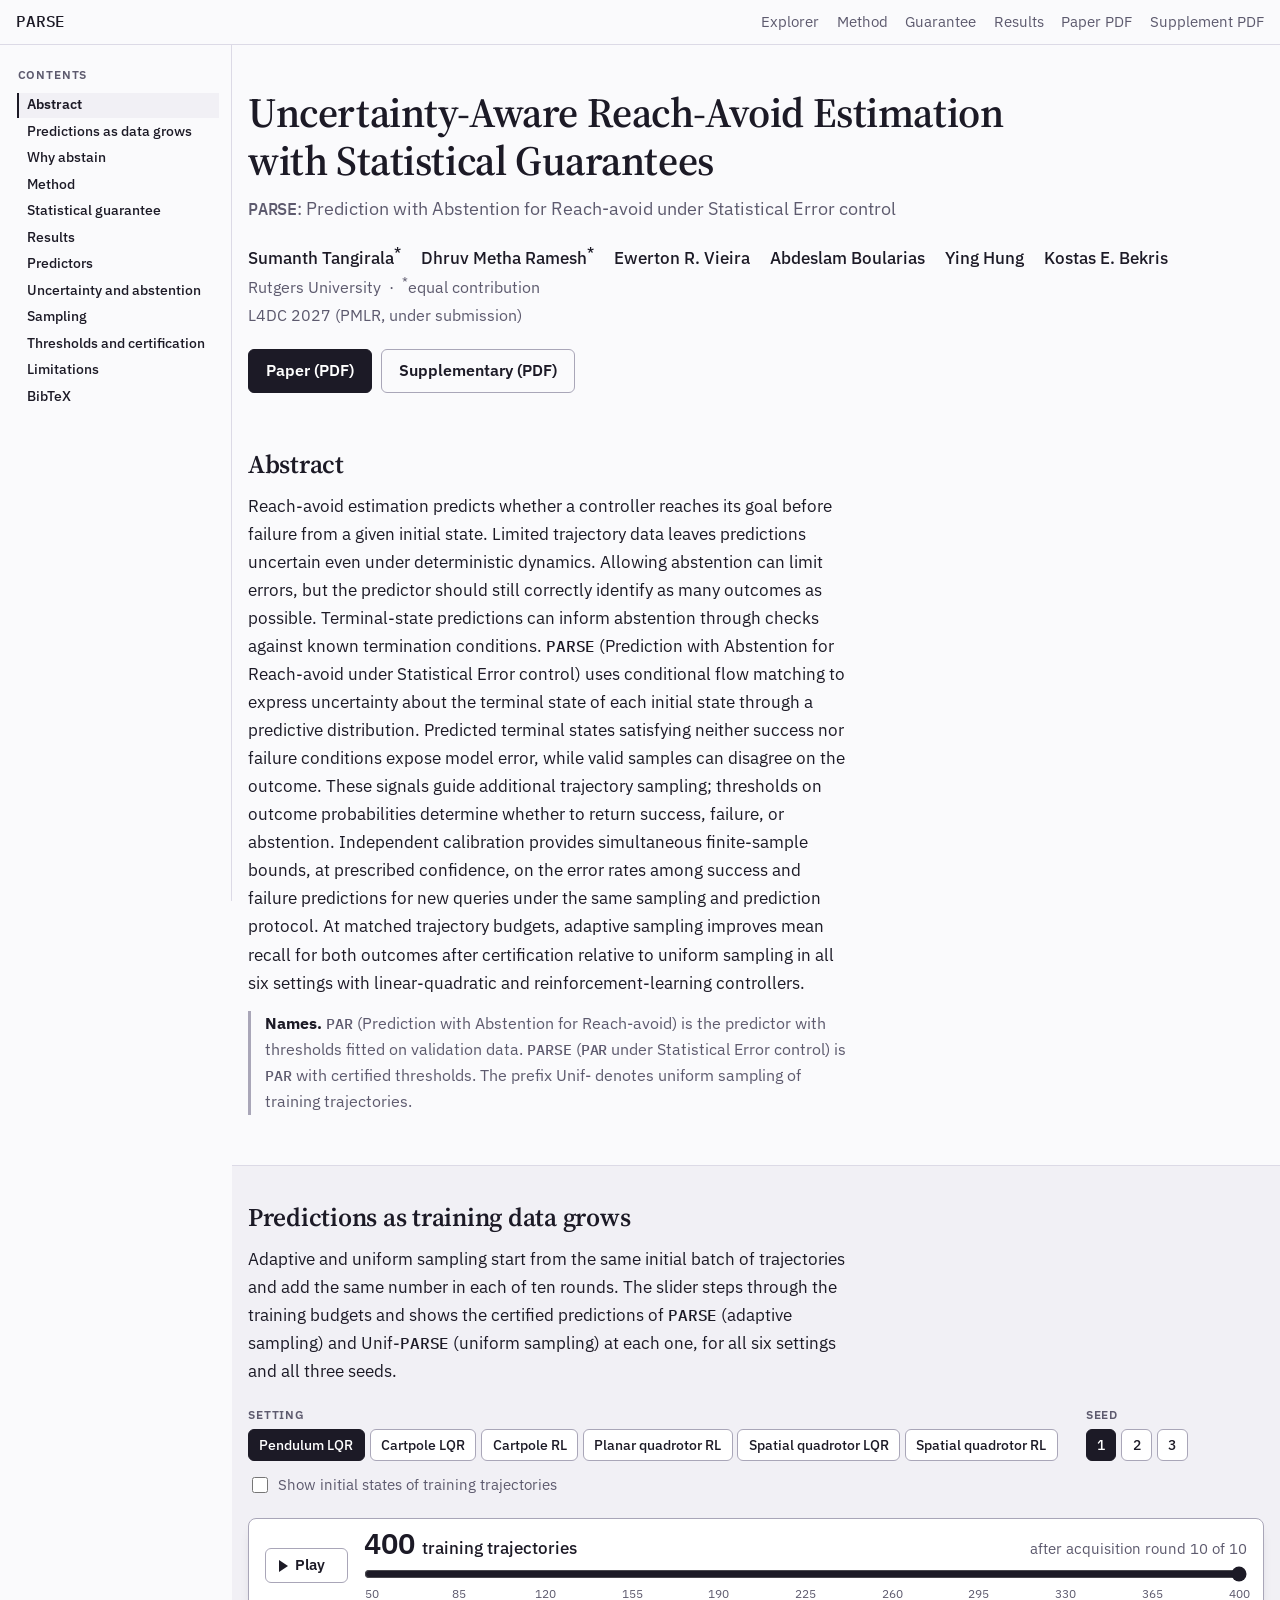
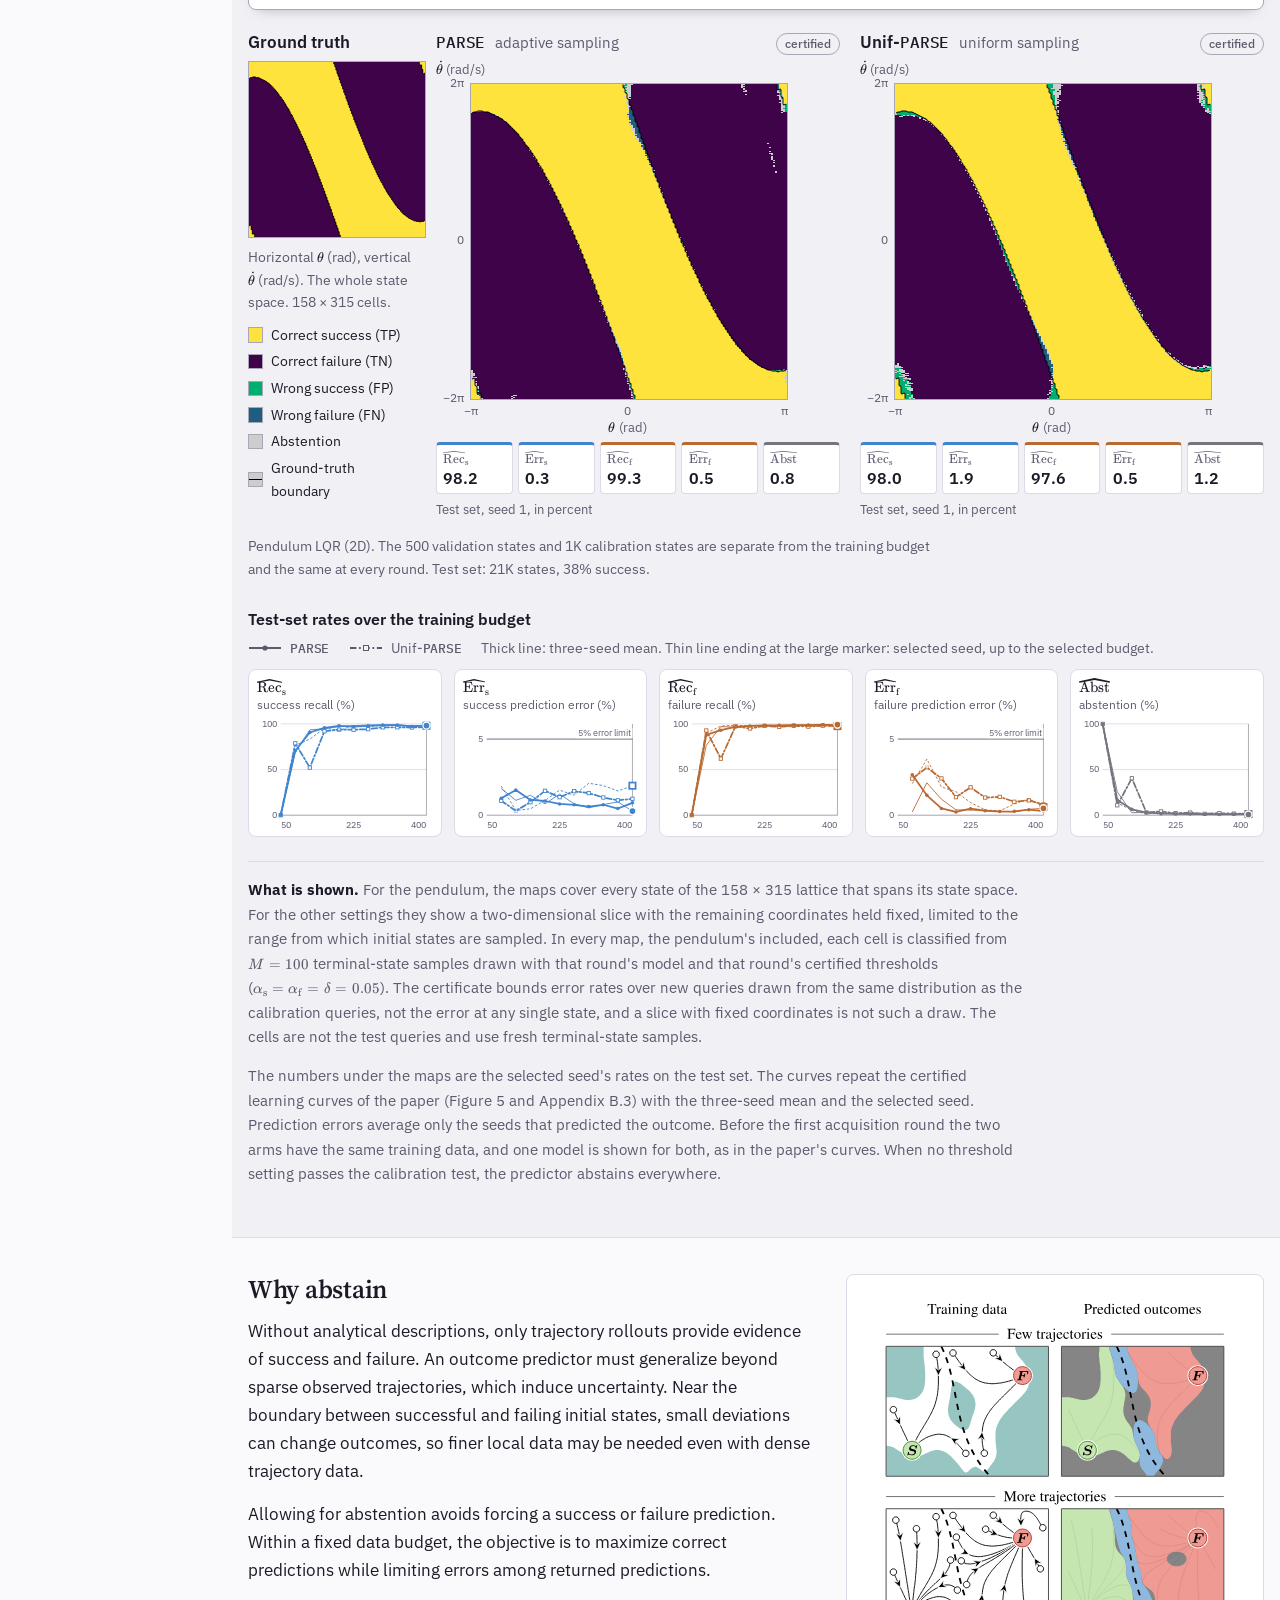
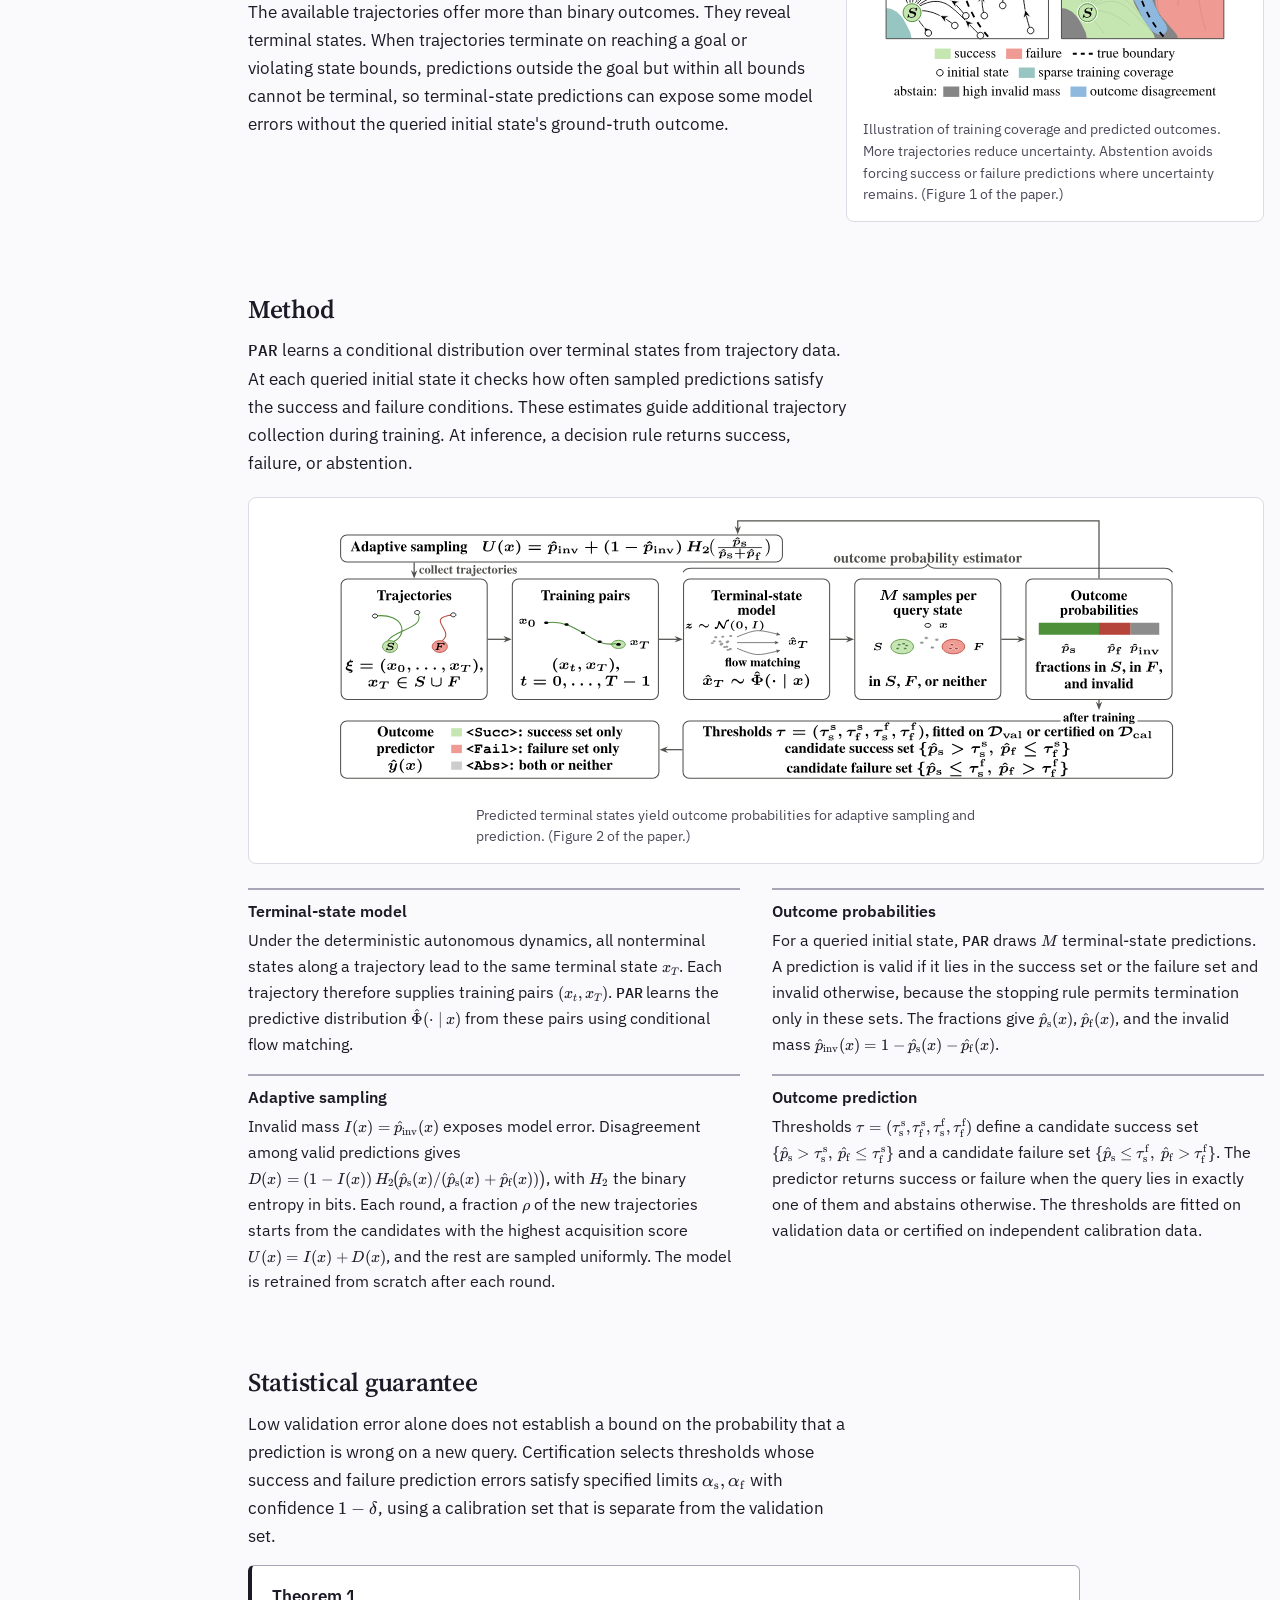
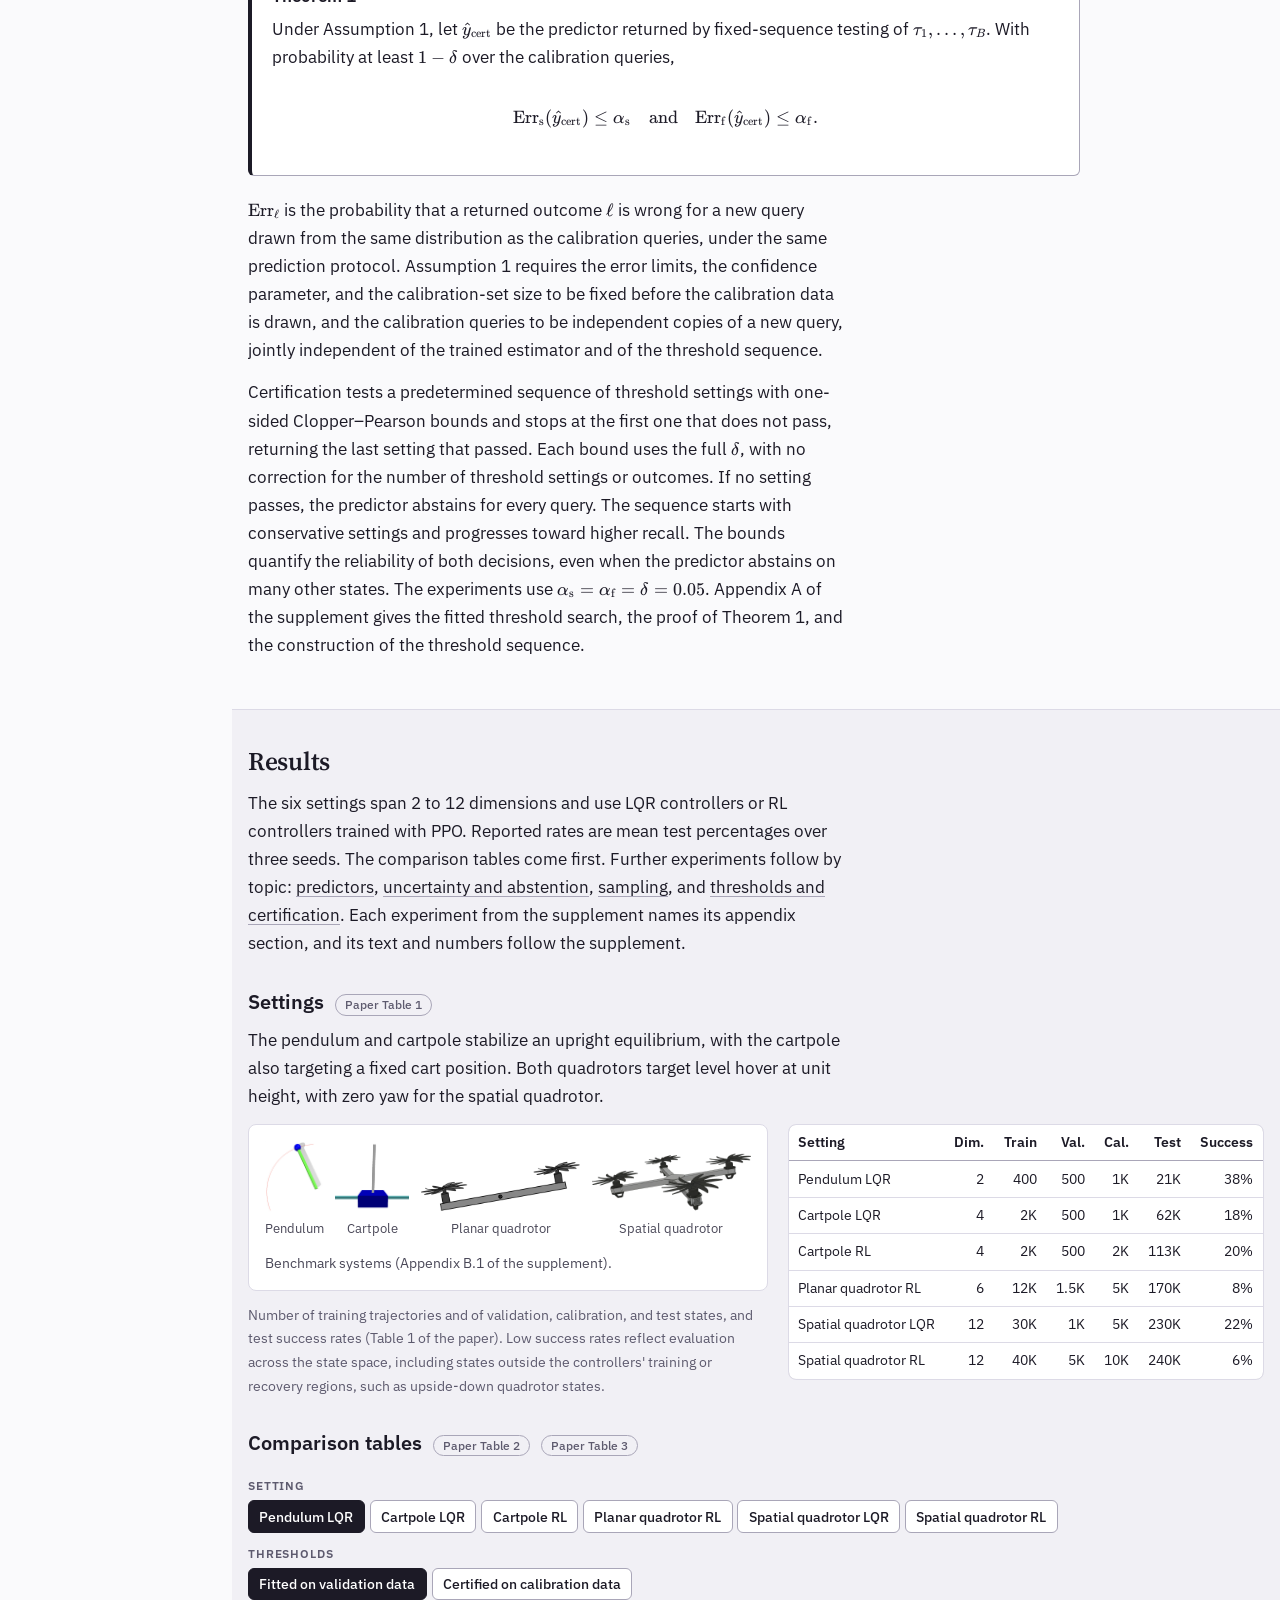
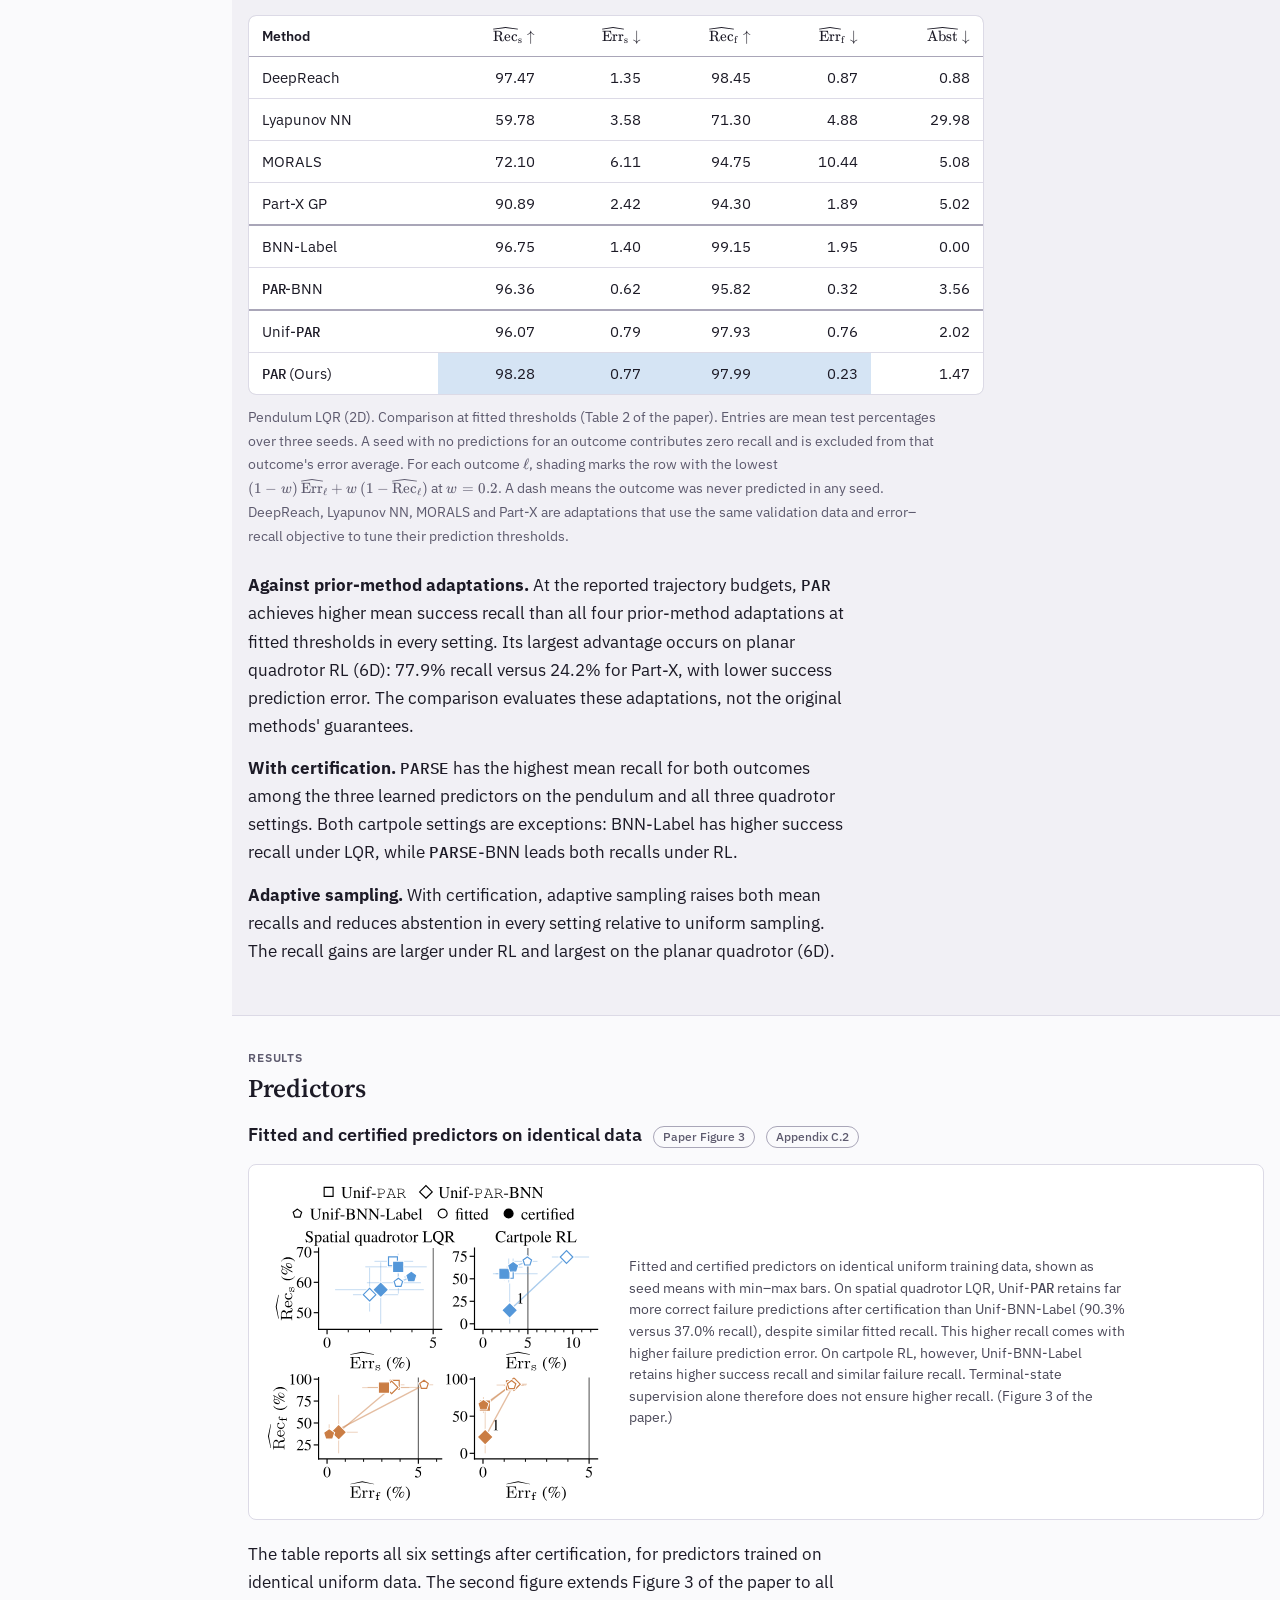
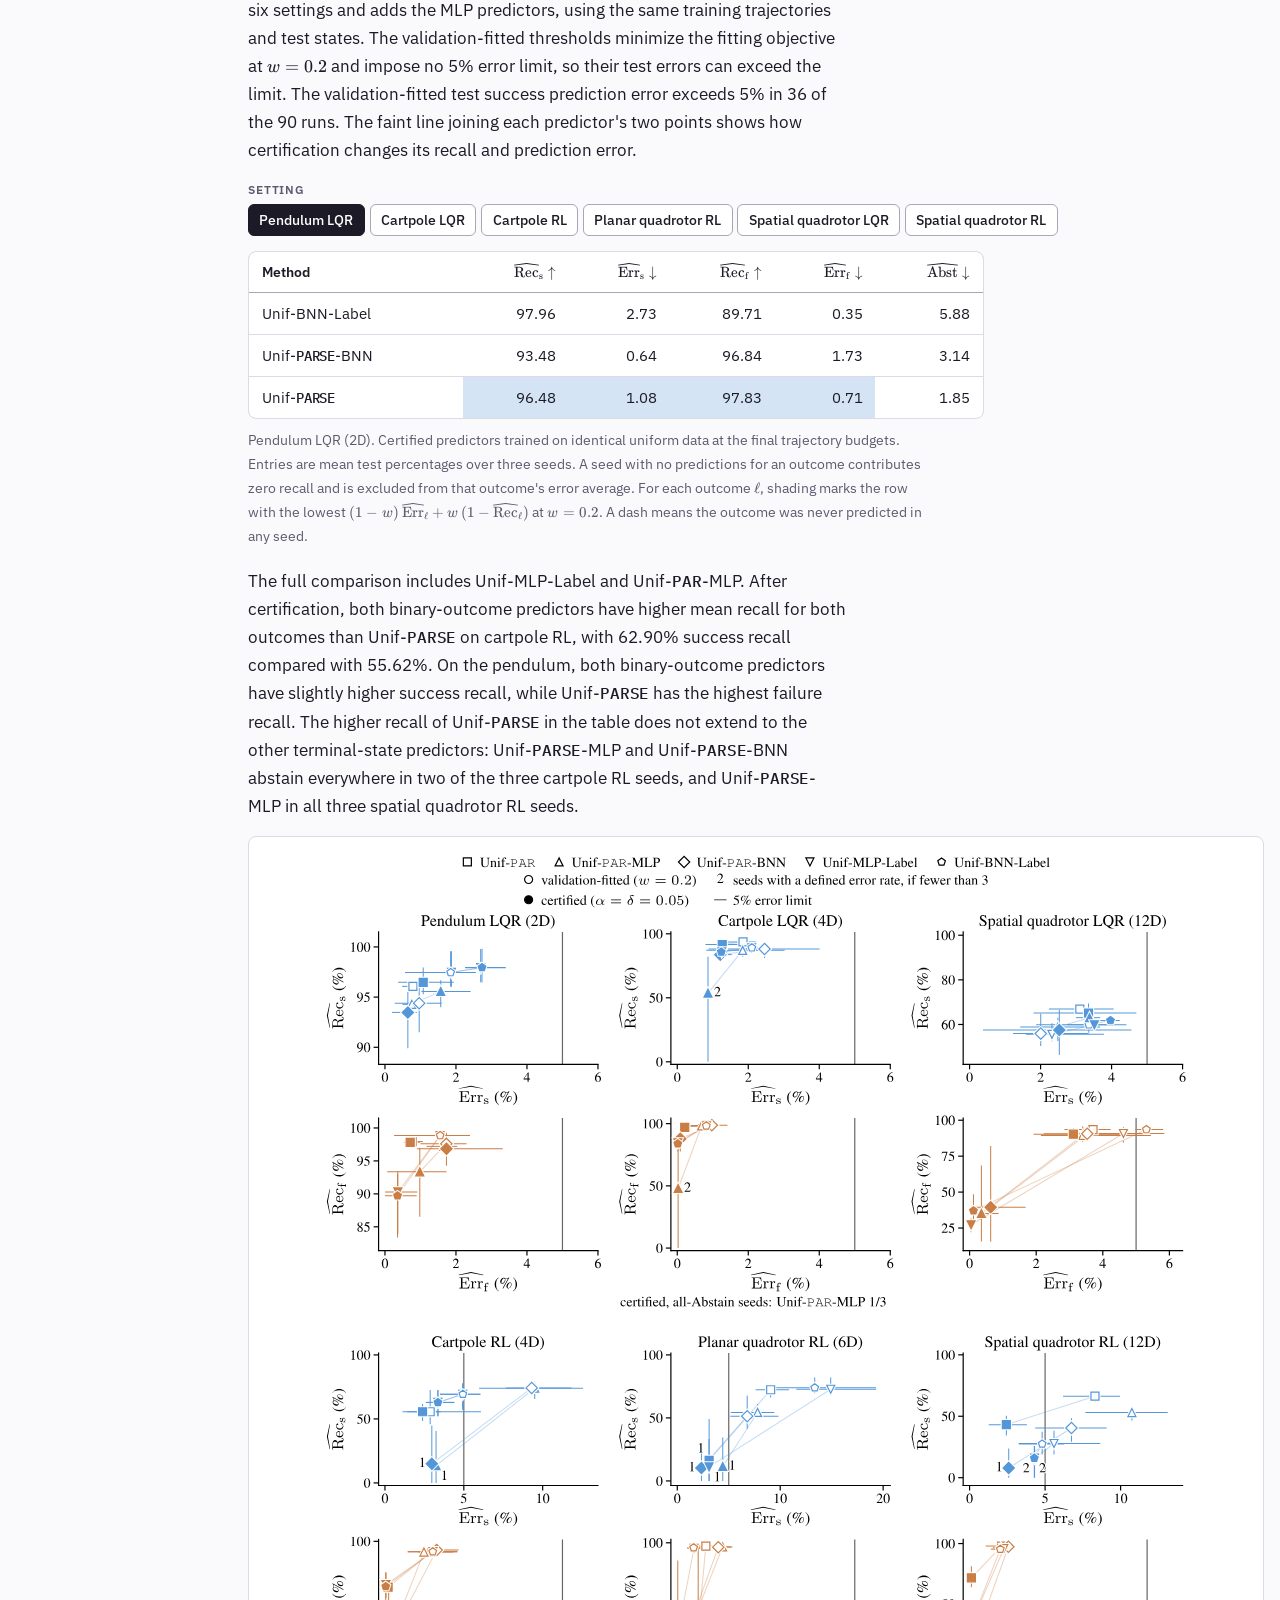
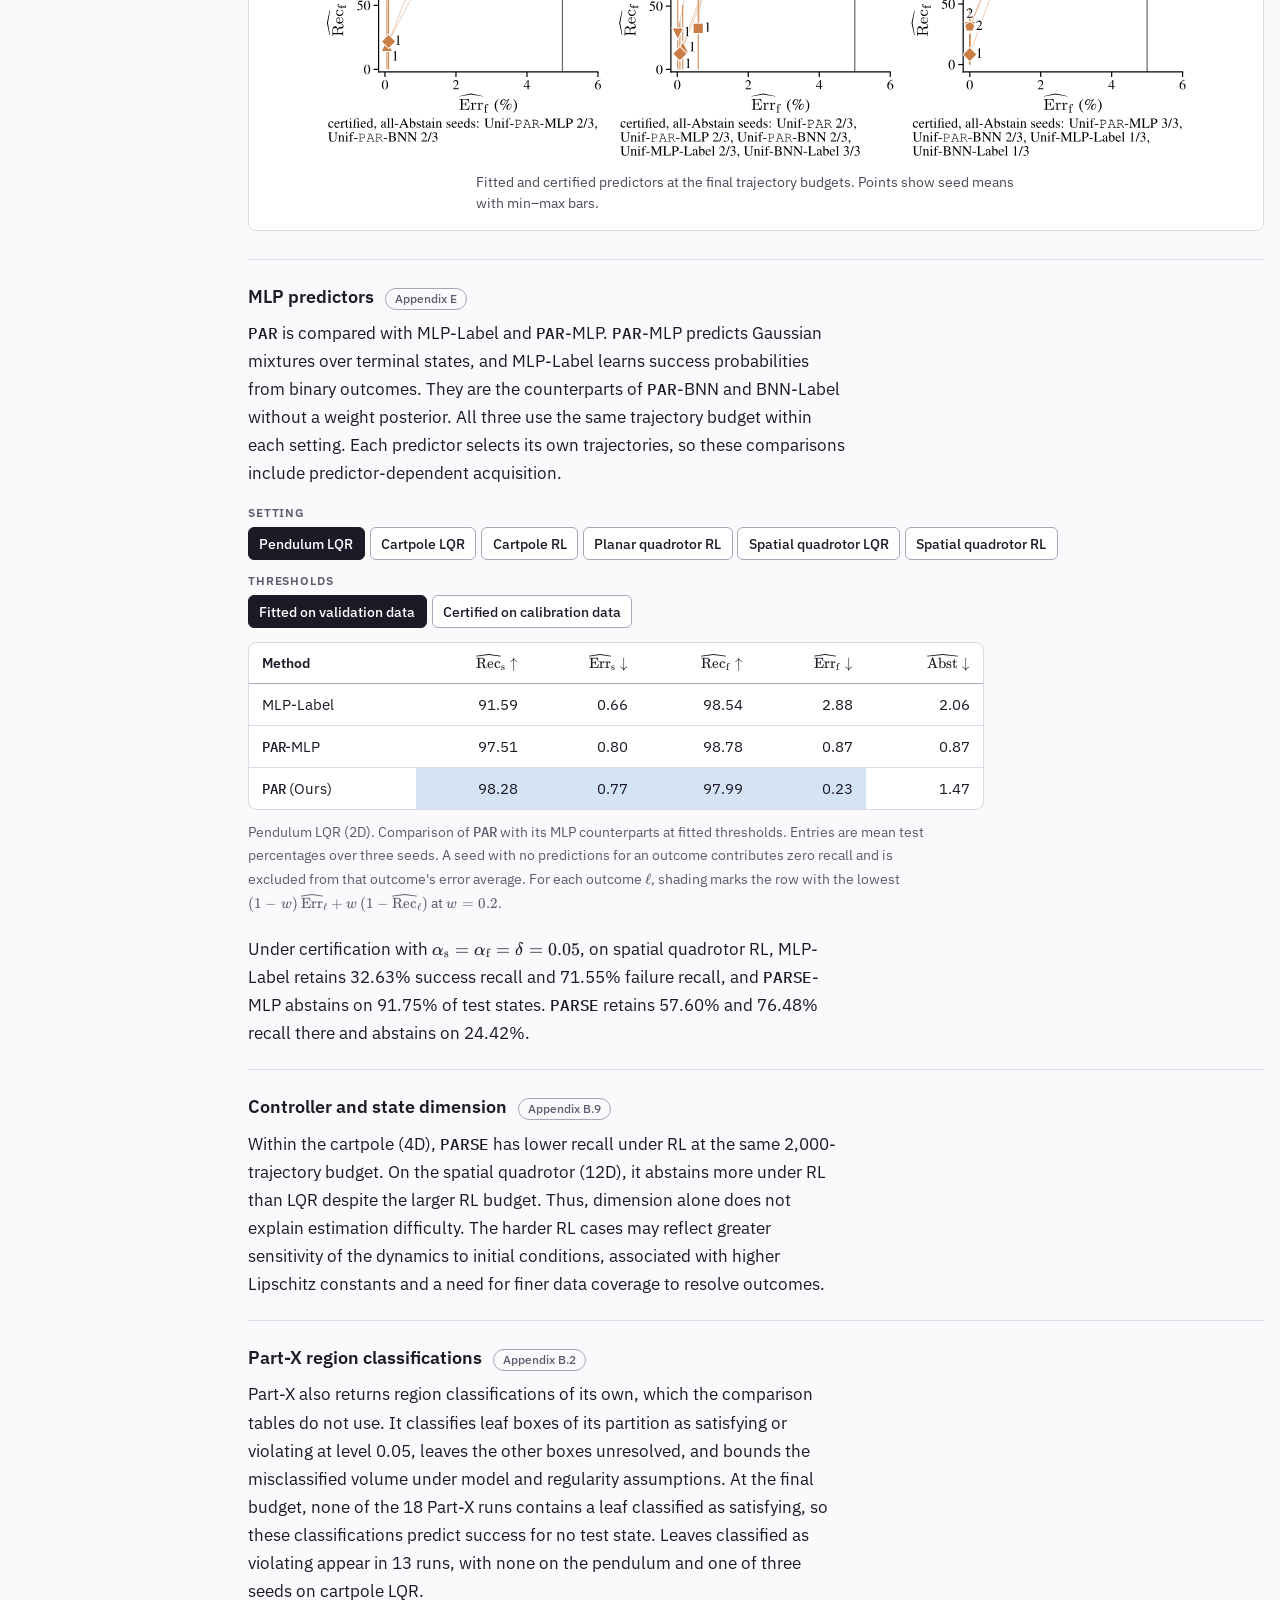
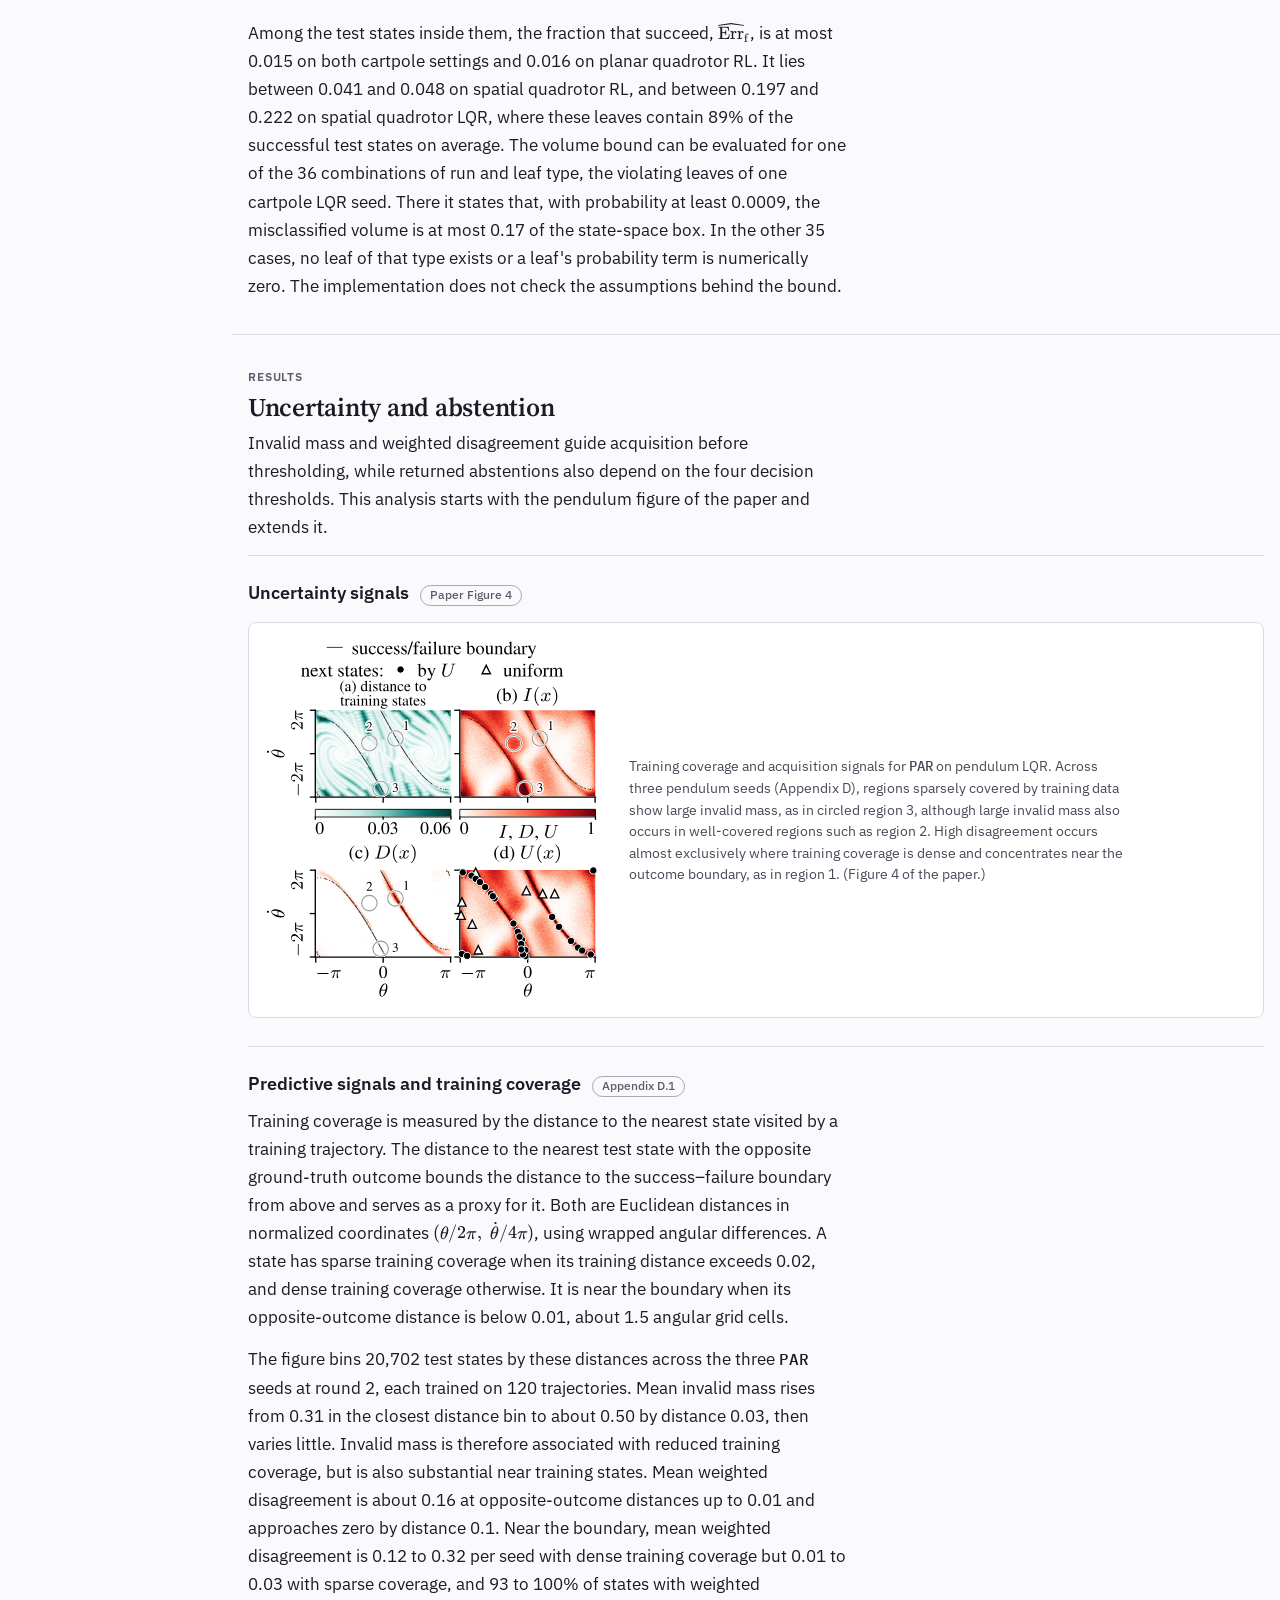
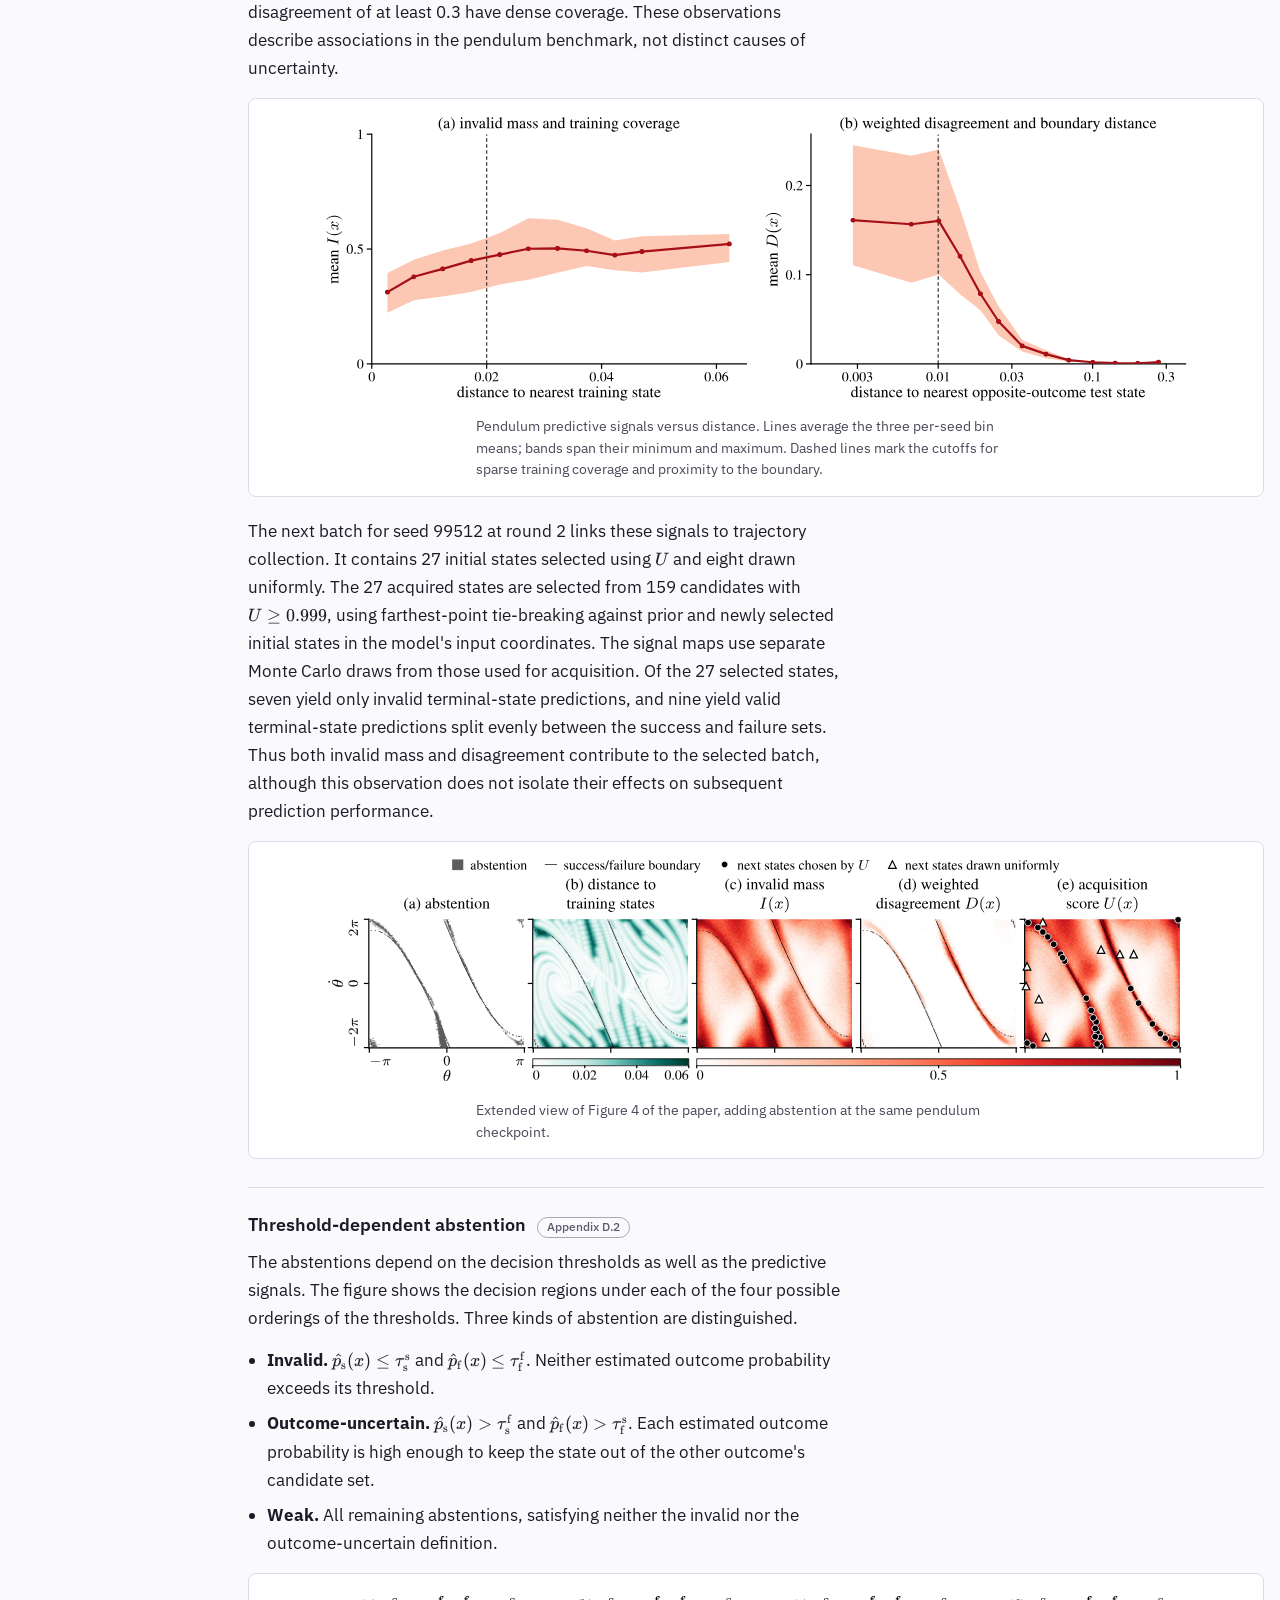
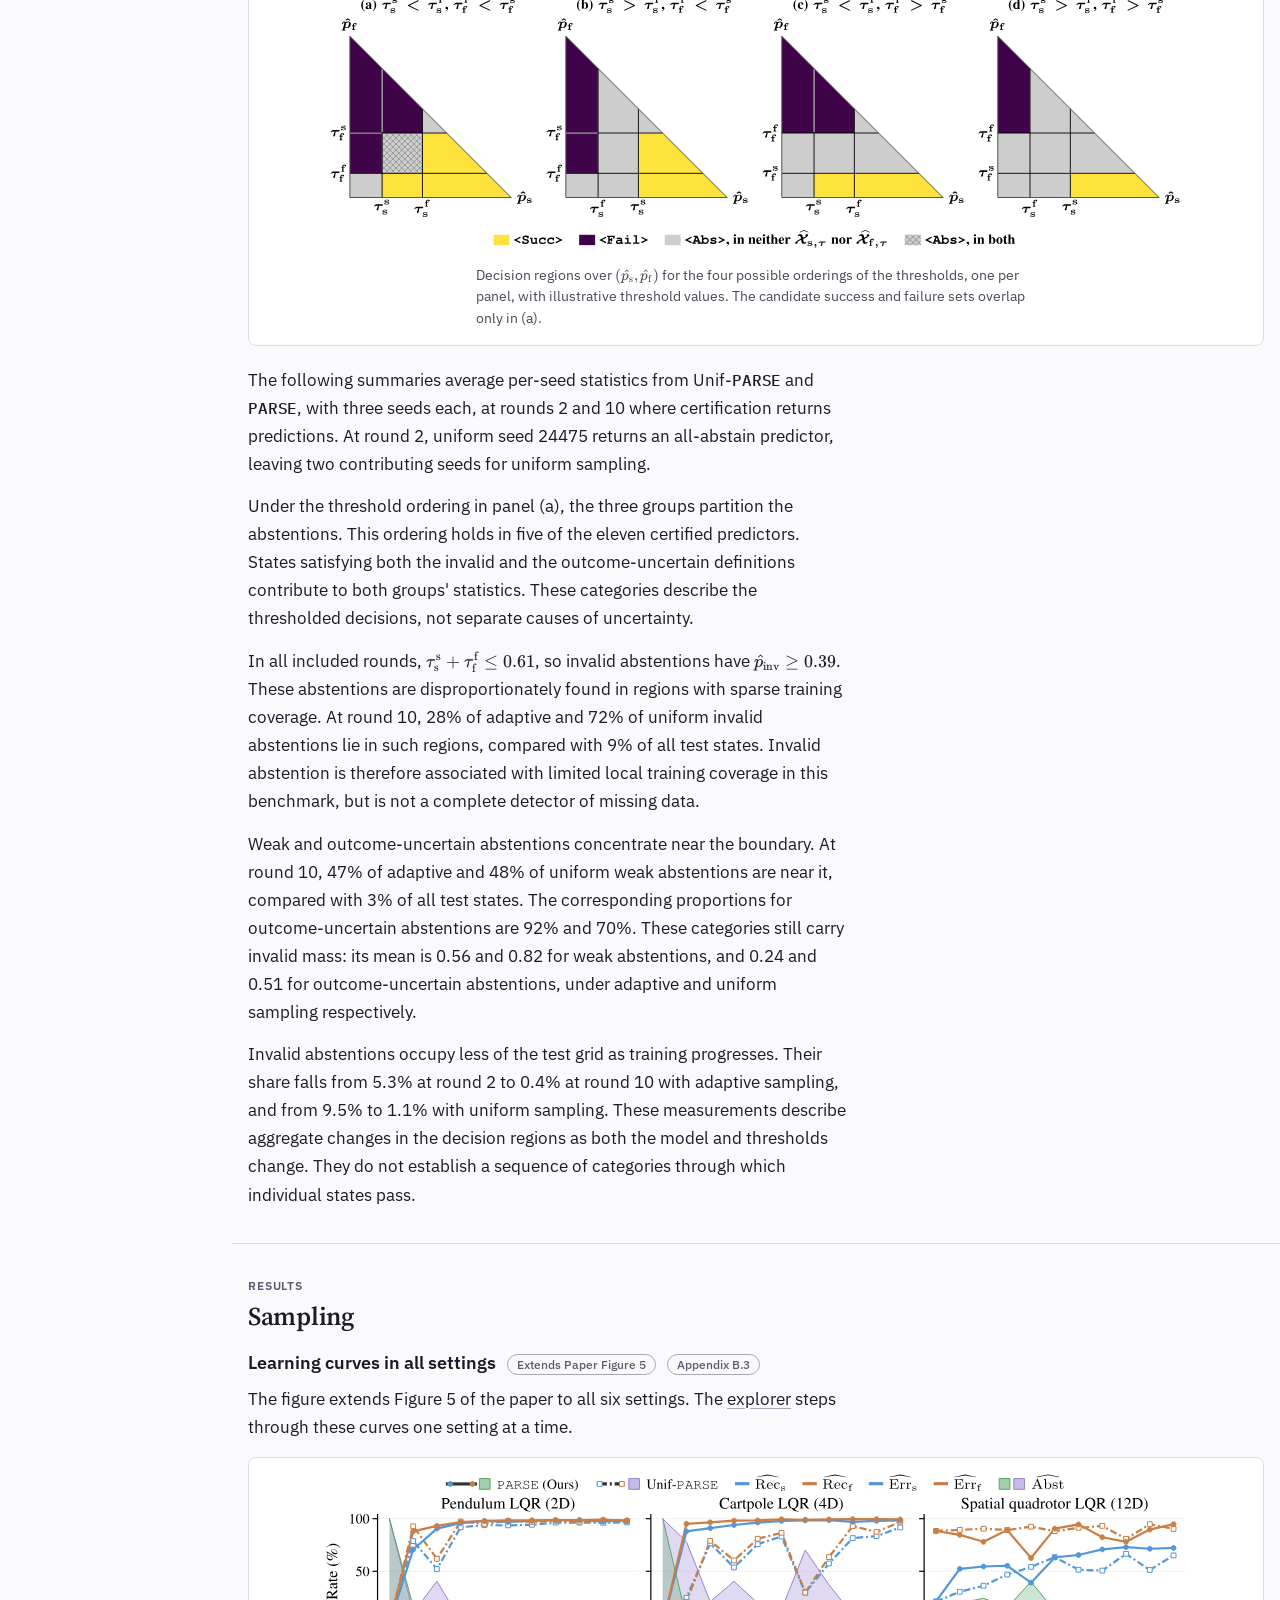
<file: experiments.html>
<!doctype html>
<html lang="en">
<head>
<meta charset="utf-8">
<meta name="viewport" content="width=device-width, initial-scale=1">
<title>PARSE Reach-Avoid Estimation</title>
<meta name="robots" content="noindex">
<link rel="canonical" href="./">
<script>location.replace('./' + (location.hash || '#results'));</script>
<meta http-equiv="refresh" content="0; url=./#results">
</head>
<body>
<p>The experiments are now on the <a href="./#results">main page</a>.</p>
</body>
</html>
</file>
<file: assets/css/site.css>
/* Layout: a contents rail on wide screens, then one reading column for prose and a wider one for the explorer,
   figures and tables. One page: the paper's sections, then every experiment of the paper and the supplement by topic.
   Colour means data only. The page itself is ink on a cool near-white (or the reverse); the paper's map
   fills and line colours are the only hues, so nothing in the interface can be mistaken for an outcome. */
:root {
  --bg: #fafafc;
  --band: #f1f0f5;
  --surface: #ffffff;
  --ink: #1c1a26;
  --muted: #5d5a6e;
  --rule: #dcdae6;
  --rule-strong: #a9a6b8;
  --accent: #1c1a26;         /* controls and links use ink */
  --accent-ink: #ffffff;
  --focus: #2f6fd0;
  --plate: #ffffff;          /* paper figures and map legends keep a white plate in both themes */
  --plate-ink: #1c1a26;
  --plate-muted: #4a4858;
  --map-ground: #e9e8ef;     /* behind cells that are not drawn */
  --shade: rgba(28, 26, 38, 0.2);   /* edge of a table that has more to scroll to */
  --nav-h: 2.75rem;
  --budget-h: 5rem;         /* height of the sticky slider card, set by the script */

  /* data colours, as in the paper's figures (scripts/common.py LINE and FILL) */
  --c-success: #3f84cc;
  --c-failure: #b96a31;
  --c-abst: #77747f;
  --m-tp: #FFE33D;
  --m-tn: #3E0349;
  --m-fp: #00AE70;
  --m-fn: #215D81;
  --m-abs: #CDCDCD;
  --m-line: #000000;

  --serif: "Source Serif 4", "Iowan Old Style", "Palatino Linotype", Palatino, Georgia, serif;
  --sans: "IBM Plex Sans", "Segoe UI", system-ui, -apple-system, "Helvetica Neue", Arial, sans-serif;
  --mono: "IBM Plex Mono", ui-monospace, "SFMono-Regular", Menlo, Consolas, monospace;
  --measure: 60ch;           /* ch is the width of a zero, so this is about 78 characters of text */
}
@media (prefers-color-scheme: dark) {
  :root:not([data-theme="light"]) {
    --bg: #15141b;
    --band: #1b1a23;
    --surface: #22212c;
    --ink: #edecf3;
    --muted: #a7a4b6;
    --rule: #34323f;
    --rule-strong: #6a6779;
    --accent: #edecf3;
    --accent-ink: #15141b;
    --focus: #8db8ff;
    --map-ground: #2b2a35;
    --shade: rgba(0, 0, 0, 0.55);
    --c-success: #6aa8e6;
    --c-failure: #dc9560;
    --c-abst: #a3a0ad;
    color-scheme: dark;
  }
}
:root[data-theme="dark"] {
  --bg: #15141b;
  --band: #1b1a23;
  --surface: #22212c;
  --ink: #edecf3;
  --muted: #a7a4b6;
  --rule: #34323f;
  --rule-strong: #6a6779;
  --accent: #edecf3;
  --accent-ink: #15141b;
  --focus: #8db8ff;
  --map-ground: #2b2a35;
  --shade: rgba(0, 0, 0, 0.55);
  --c-success: #6aa8e6;
  --c-failure: #dc9560;
  --c-abst: #a3a0ad;
  color-scheme: dark;
}

* { box-sizing: border-box; }
html { scroll-behavior: smooth; scroll-padding-top: 3.75rem; }
@media (prefers-reduced-motion: reduce) { html { scroll-behavior: auto; } }
body {
  margin: 0;
  background: var(--bg);
  color: var(--ink);
  font: 400 1.0625rem/1.65 var(--sans);
  -webkit-text-size-adjust: 100%;
}
img { max-width: 100%; height: auto; }
[hidden] { display: none !important; }
a { color: var(--ink); text-decoration-color: var(--rule-strong); text-underline-offset: 0.18em; }
a:hover { text-decoration-color: currentColor; }
:focus-visible { outline: 2px solid var(--focus); outline-offset: 2px; border-radius: 3px; }

.wrap {
  max-width: 68rem;
  margin-inline: auto;
  padding-left: max(16px, env(safe-area-inset-left, 0px));
  padding-right: max(16px, env(safe-area-inset-right, 0px));
}
.prose > p, .prose > h2, .prose > h3 { max-width: var(--measure); }
section { padding-block: 2.25rem; }
.band { background: var(--band); border-block: 1px solid var(--rule); }

h1, h2 { font-family: var(--serif); font-weight: 600; text-wrap: balance; letter-spacing: -0.01em; }
h1 { font-size: clamp(1.7rem, 1.1rem + 2.3vw, 2.6rem); line-height: 1.15; margin: 0 0 0.6rem; }
h1 .nb { white-space: nowrap; }
h2 { font-size: 1.6rem; line-height: 1.2; margin: 0 0 0.75rem; }
h3 { font: 600 1rem/1.35 var(--sans); margin: 0 0 0.35rem; }
p { margin: 0 0 0.9rem; }
sup { line-height: 0; }
.mn { font-family: var(--mono); font-size: 0.95em; font-weight: 500; letter-spacing: -0.01em; }
.tex { white-space: nowrap; }
.katex { font-size: 1.04em; }
.num { font-variant-numeric: tabular-nums; }

/* ---------------------------------------------------------------- top bar and header */
.topnav {
  position: sticky; top: 0; z-index: 20;
  background: color-mix(in srgb, var(--bg) 92%, transparent);
  backdrop-filter: blur(8px);
  border-bottom: 1px solid var(--rule);
}
.topnav-in {
  display: flex; align-items: center; gap: 1rem; min-height: var(--nav-h);
  padding-left: max(16px, env(safe-area-inset-left, 0px)); padding-right: max(16px, env(safe-area-inset-right, 0px));
}
.brand { color: var(--ink); text-decoration: none; font-size: 1.05rem; }
.topnav-links { display: flex; gap: 0.25rem 1.1rem; flex-wrap: wrap; justify-content: flex-end; font-size: 0.92rem; margin-left: auto; }
.topnav-links a { color: var(--muted); text-decoration: none; padding-block: 0.3rem; }
.topnav-links a:hover { color: var(--ink); }

/* ---------------------------------------------------------------- contents */
.layout { display: block; }
.content { min-width: 0; }
.toc { display: none; }
.toc-head { font-size: 0.75rem; letter-spacing: 0.07em; text-transform: uppercase; color: var(--muted); font-weight: 600; margin: 0 0 0.5rem; }
.toc-list, .toc-list ol { list-style: none; margin: 0; padding: 0; }
.toc-list > li { margin-bottom: 0.1rem; }
.toc-list ol { margin: 0.1rem 0 0.5rem 0.65rem; border-left: 1px solid var(--rule); }
.toc-list a {
  display: block; padding: 0.22rem 0.5rem; color: var(--muted); text-decoration: none; line-height: 1.3;
  border-left: 2px solid transparent; margin-left: -1px;
}
.toc-list > li > a { color: var(--ink); font-weight: 500; }
.toc-list a:hover { color: var(--ink); }
.toc-list a[aria-current="true"] { color: var(--ink); font-weight: 600; border-left-color: var(--ink); background: var(--band); }
/* in the rail, nested entries show only for the section being read (the script sets .js and .open),
   so the rail fits the window and does not scroll under the reader; the menu keeps the full list */
.toc.js .toc-list ol { display: none; }
.toc.js .toc-list li.open > ol { display: block; }
.toc-menu { position: relative; font-size: 0.92rem; }
.toc-menu summary {
  list-style: none; cursor: pointer; border: 1px solid var(--rule-strong); border-radius: 6px; padding: 0.3rem 0.65rem;
  color: var(--ink); font-weight: 500; user-select: none;
}
.toc-menu summary::-webkit-details-marker { display: none; }
.toc-menu[open] summary { background: var(--accent); color: var(--accent-ink); border-color: var(--accent); }
.toc-pop {
  position: absolute; left: 0; top: calc(100% + 0.4rem); z-index: 30; width: min(21rem, calc(100vw - 2rem));
  max-height: calc(100vh - var(--nav-h) - 1.5rem); overflow-y: auto; font-size: 0.9rem;
  background: var(--surface); border: 1px solid var(--rule-strong); border-radius: 8px; padding: 0.6rem 0.5rem;
  box-shadow: 0 10px 28px -12px rgba(20, 16, 40, 0.55);
}
@media (min-width: 80rem) {
  .layout { display: grid; grid-template-columns: 14.5rem minmax(0, 1fr); }
  .toc {
    display: block; position: sticky; top: var(--nav-h); align-self: start;
    height: calc(100vh - var(--nav-h)); overflow-y: auto; font-size: 0.86rem;
    padding: 1.25rem 0.75rem 2rem 1.1rem; border-right: 1px solid var(--rule);
  }
  .toc-menu { display: none; }
}

.hero { padding-block: 2.75rem 1.25rem; }
.expansion { font-size: 1.1rem; color: var(--muted); margin-bottom: 1.25rem; max-width: 60ch; }
.authors { display: flex; flex-wrap: wrap; gap: 0.15rem 1.25rem; margin-bottom: 0.2rem; font-weight: 500; }
.authors span { white-space: nowrap; }
.affil, .venue { color: var(--muted); margin-bottom: 0.15rem; font-size: 0.98rem; }
.actions { display: flex; flex-wrap: wrap; gap: 0.6rem; margin: 1.25rem 0 0; }
.btn {
  display: inline-block; padding: 0.5rem 1.05rem; border-radius: 6px;
  background: var(--accent); color: var(--accent-ink); border: 1px solid var(--accent);
  text-decoration: none; font-weight: 600; font-size: 0.98rem;
}
.btn-quiet { background: transparent; color: var(--ink); border-color: var(--rule-strong); }
.btn:hover { opacity: 0.86; }
.btn-quiet:hover { opacity: 1; border-color: var(--ink); }
.naming { color: var(--muted); font-size: 0.98rem; border-left: 3px solid var(--rule-strong); padding-left: 0.9rem; }
.naming strong { color: var(--ink); }

/* ---------------------------------------------------------------- controls */
.ex, .tbl { margin-top: 1.25rem; }
.preview-note { border: 2px dashed var(--ink); padding: 0.5rem 0.8rem; font-weight: 600; width: fit-content; }
.ex-controls { display: flex; flex-wrap: wrap; gap: 0.7rem 1.75rem; align-items: flex-end; margin-bottom: 0.9rem; }
.ctl { display: flex; flex-direction: column; gap: 0.25rem; min-width: 0; }
.ctl-label { font-size: 0.75rem; letter-spacing: 0.07em; text-transform: uppercase; color: var(--muted); font-weight: 600; }
.seg { display: flex; flex-wrap: wrap; gap: 0.3rem; }
.seg button {
  font: 500 0.9rem/1.2 var(--sans); color: var(--ink);
  background: var(--surface); border: 1px solid var(--rule-strong); border-radius: 6px;
  padding: 0.42rem 0.65rem; cursor: pointer;
}
.seg button:hover { border-color: var(--ink); }
.seg button[aria-checked="true"] { background: var(--accent); border-color: var(--accent); color: var(--accent-ink); }
.seg .dim { opacity: 0.75; font-weight: 400; }
.check { display: flex; align-items: center; gap: 0.45rem; font-size: 0.92rem; color: var(--muted); padding-bottom: 0.4rem; }
.check input { width: 1rem; height: 1rem; accent-color: var(--accent); }

.ex-budget {
  display: flex; gap: 1rem; align-items: center;
  background: var(--surface); border: 1px solid var(--rule-strong); border-radius: 8px; padding: 0.6rem 1rem 0.4rem;
  position: sticky; top: calc(var(--nav-h) + 0.4rem); z-index: 10; box-shadow: 0 6px 14px -10px rgba(20, 16, 40, 0.45);
}
.play {
  display: inline-flex; align-items: center; gap: 0.45rem; flex: none;
  font: 600 0.92rem/1 var(--sans); color: var(--ink); background: transparent;
  border: 1px solid var(--rule-strong); border-radius: 6px; padding: 0.55rem 0.8rem; cursor: pointer; min-width: 5.2rem;
}
.play:hover { border-color: var(--ink); }
.play-icon { width: 0; height: 0; border-style: solid; border-width: 0.38rem 0 0.38rem 0.62rem; border-color: transparent transparent transparent currentColor; }
.play[aria-pressed="true"] .play-icon { width: 0.62rem; height: 0.76rem; border: 0; border-left: 0.22rem solid currentColor; border-right: 0.22rem solid currentColor; }
.budget-main { flex: 1; min-width: 0; }
.budget-read { display: flex; flex-wrap: wrap; align-items: baseline; gap: 0.1rem 0.5rem; }
.budget-n { font: 600 1.8rem/1.1 var(--sans); font-variant-numeric: tabular-nums; letter-spacing: -0.01em; }
.budget-unit { font-weight: 500; }
.budget-round { color: var(--muted); font-size: 0.92rem; margin-left: auto; }
#ex-slider { width: 100%; margin: 0; accent-color: var(--accent); height: 1.5rem; cursor: pointer; display: block; }
.budget-ticks { position: relative; height: 1.05rem; font: 400 0.74rem/1 var(--sans); font-variant-numeric: tabular-nums; color: var(--muted); margin-inline: 0.5rem; }
.budget-ticks span { position: absolute; top: 0.1rem; transform: translateX(-50%); white-space: nowrap; }
.budget-note { color: var(--muted); font-size: 0.88rem; margin: 0.9rem 0 0; max-width: 86ch; }

/* ---------------------------------------------------------------- maps */
.ex-maps {
  display: grid; grid-template-columns: 10.5rem repeat(2, minmax(0, 1fr));
  gap: 1.25rem; align-items: start; margin-top: 1.1rem;
}
figure { margin: 0; }
.gt figcaption, .map figcaption { font-weight: 600; margin-bottom: 0.3rem; display: flex; flex-wrap: wrap; gap: 0.2rem 0.6rem; align-items: baseline; }
.map-sub { font-weight: 400; color: var(--muted); font-size: 0.92rem; }
.chip {
  margin-left: auto; font: 500 0.74rem/1 var(--sans); padding: 0.28rem 0.5rem; border-radius: 999px;
  border: 1px solid var(--rule-strong); color: var(--muted); white-space: nowrap;
}
.chip.none { color: var(--ink); border-color: var(--ink); font-weight: 600; }
.gt-frame, .map-frame { position: relative; line-height: 0; border: 1px solid var(--rule-strong); background: var(--map-ground); width: fit-content; }
canvas { display: block; image-rendering: pixelated; }
.overlay { position: absolute; inset: 0; width: 100%; height: 100%; pointer-events: none; overflow: visible; }
.overlay .bnd { fill: none; stroke: var(--m-line); stroke-width: 1; vector-effect: non-scaling-stroke; stroke-linejoin: round; }
.overlay .start { fill: #111; stroke: #fff; stroke-width: 0.6; }
.overlay .start.new { fill: #fff; stroke: #111; stroke-width: 1.1; }
.map-msg {
  position: absolute; left: 50%; top: 50%; transform: translate(-50%, -50%); width: min(84%, 15.5rem);
  background: #ffffff; color: #1c1a26; border: 1px solid #1c1a26; border-radius: 6px; padding: 0.55rem 0.7rem;
  font-size: 0.86rem; line-height: 1.35; text-align: center;
}
.map-msg strong { display: block; font-size: 0.95rem; }
.gt-axes { font-size: 0.86rem; color: var(--muted); margin: 0.5rem 0 0.6rem; }
.gt-axes .katex { color: var(--ink); }

.map-plot { display: grid; grid-template-columns: auto auto; grid-template-rows: auto auto auto; width: fit-content; max-width: 100%; }
.ylab { grid-column: 1 / -1; font-size: 0.82rem; color: var(--muted); line-height: 1.3; margin-bottom: 0.3rem; }
.yaxis { position: relative; width: 2.1rem; font: 400 0.74rem/1 var(--sans); font-variant-numeric: tabular-nums; color: var(--muted); }
.yaxis > span { position: absolute; right: 0.35rem; transform: translateY(-50%); white-space: nowrap; }
.xaxis { grid-column: 2; position: relative; height: 2.5rem; font: 400 0.74rem/1 var(--sans); font-variant-numeric: tabular-nums; color: var(--muted); }
.xaxis > span { position: absolute; top: 0.3rem; transform: translateX(-50%); white-space: nowrap; }
.xaxis > .xlab { top: 1.2rem; left: 50%; font-size: 0.82rem; line-height: 1.3; }
.axis-lab .katex { color: var(--ink); }

.stats { display: grid; grid-template-columns: repeat(5, minmax(0, 1fr)); gap: 0.3rem; margin: 0.15rem 0 0; max-width: 27rem; }
.stat { background: var(--surface); border: 1px solid var(--rule); border-top: 3px solid var(--c-abst); border-radius: 4px; padding: 0.3rem 0.4rem 0.25rem; min-width: 0; }
.stat.s { border-top-color: var(--c-success); }
.stat.f { border-top-color: var(--c-failure); }
.stat dt { font-size: 0.78rem; color: var(--muted); line-height: 1.3; white-space: nowrap; }
.stat dd { margin: 0; font: 600 1rem/1.3 var(--sans); font-variant-numeric: tabular-nums; color: var(--ink); }
.stats-cap { font-size: 0.8rem; color: var(--muted); margin: 0.35rem 0 0; }

.legend { list-style: none; margin: 0; padding: 0; display: flex; flex-direction: column; gap: 0.25rem; font-size: 0.86rem; }
.legend li { display: flex; align-items: center; gap: 0.5rem; }
.sw { width: 0.95rem; height: 0.95rem; border: 1px solid var(--rule-strong); flex: none; }
.sw-bnd { background: linear-gradient(to bottom, transparent 44%, var(--m-line) 44%, var(--m-line) 56%, transparent 56%), var(--m-abs); }
.sw-dot { width: 0.55rem; height: 0.55rem; border-radius: 50%; background: #111; border: 1px solid #fff; outline: 1px solid #a9a6b8; flex: none; margin-inline: 0.2rem; }
.sw-dot.new { background: #fff; border: 2px solid #111; outline: 0; }
.legend-lines { flex-direction: row; flex-wrap: wrap; gap: 0.3rem 1.2rem; color: var(--muted); }
.legend-lines svg { flex: none; }

/* ---------------------------------------------------------------- charts */
.ex-charts-head { display: flex; flex-wrap: wrap; align-items: baseline; gap: 0.4rem 1.5rem; margin: 1.75rem 0 0.6rem; }
.ex-charts-head h3 { margin: 0; }
.ex-charts { display: grid; grid-template-columns: repeat(5, minmax(0, 1fr)); gap: 0.75rem; }
.chart { background: var(--surface); border: 1px solid var(--rule); border-radius: 8px; padding: 0.5rem 0.5rem 0.25rem; min-width: 0; }
.chart-title { font-size: 0.9rem; line-height: 1.3; margin-bottom: 0.2rem; }
.chart-title .what { display: block; color: var(--muted); font-size: 0.76rem; white-space: nowrap; overflow: hidden; text-overflow: ellipsis; }
.chart svg { display: block; width: 100%; height: auto; cursor: pointer; touch-action: pan-y; }
.chart text { font: 400 10px var(--sans); font-variant-numeric: tabular-nums; fill: var(--muted); }
.chart .grid { stroke: var(--rule); stroke-width: 1; }
.chart .axis { stroke: var(--rule-strong); stroke-width: 1; }
.chart .limit { stroke: var(--muted); stroke-width: 1; }
.chart .guide { stroke: var(--ink); stroke-width: 1; opacity: 0.4; }
.chart .mean { fill: none; stroke-width: 2; stroke-linejoin: round; stroke-linecap: round; }
.chart .seed { fill: none; stroke-width: 1; stroke-linejoin: round; }
.chart .now { stroke: var(--surface); stroke-width: 1.5; }

/* ---------------------------------------------------------------- notes, figures, tables */
.ex-note { margin-top: 1.5rem; padding-top: 1rem; border-top: 1px solid var(--rule); font-size: 0.93rem; color: var(--muted); }
.ex-note p { max-width: 86ch; }
.ex-note strong { color: var(--ink); }

.split { display: grid; grid-template-columns: minmax(0, 1.15fr) minmax(0, 0.85fr); gap: 2rem; align-items: start; }
.plate { background: var(--plate); color: var(--plate-ink); border: 1px solid var(--rule); border-radius: 8px; padding: 1rem; }
.plate img { display: block; margin-inline: auto; }
.plate figcaption { font-size: 0.9rem; line-height: 1.5; color: var(--plate-muted); margin-top: 0.75rem; max-width: 70ch; margin-inline: auto; }
.plate-narrow img { width: min(100%, 22rem); }
.plate-wide { margin-block: 1.25rem 1.5rem; }
.plate-wide img { width: min(100%, 54rem); }
.steps { display: grid; grid-template-columns: repeat(2, minmax(0, 1fr)); gap: 1rem 2rem; }
.step { min-width: 0; border-top: 2px solid var(--rule-strong); padding-top: 0.7rem; }
.step p { font-size: 0.98rem; margin: 0; }

.theorem { border: 1px solid var(--rule-strong); border-left: 4px solid var(--ink); background: var(--surface); border-radius: 6px; padding: 1rem 1.25rem 0.6rem; margin: 0.5rem 0 1.25rem; max-width: 52rem; }
.theorem-head { font-weight: 600; margin-bottom: 0.3rem; }
.theorem-math { position: relative; overflow-x: auto; overflow-y: hidden; padding-block: 0.3rem; text-align: center; }

/* position: relative keeps the math's hidden accessibility boxes inside the scroll area.
   A table wider than its box shows a shade on the edge that has more to scroll to: the two shades stay on the
   box edges, and the two covers move with the table and hide the shade once that end is reached. */
.tbl-scroll {
  position: relative; overflow-x: auto; border: 1px solid var(--rule); border-radius: 8px; max-width: 46rem;
  background:
    linear-gradient(to right, var(--surface) 40%, transparent) left center / 2.4rem 100% no-repeat local,
    linear-gradient(to left, var(--surface) 40%, transparent) right center / 2.4rem 100% no-repeat local,
    linear-gradient(to right, var(--shade), transparent) left center / 0.9rem 100% no-repeat scroll,
    linear-gradient(to left, var(--shade), transparent) right center / 0.9rem 100% no-repeat scroll,
    var(--surface);
}
table { border-collapse: collapse; width: 100%; font-size: 0.95rem; }
th, td { padding: 0.5rem 0.8rem; text-align: right; white-space: nowrap; }
th:first-child, td:first-child { text-align: left; }
thead th { font-weight: 600; border-bottom: 1px solid var(--rule-strong); font-size: 0.9rem; }
tbody td, tbody th { font-variant-numeric: tabular-nums; border-bottom: 1px solid var(--rule); }
tbody th { font-weight: 400; }
tbody tr:last-child td, tbody tr:last-child th { border-bottom: 0; }
tbody tr.sep td, tbody tr.sep th { border-top: 2px solid var(--rule-strong); }
td sup { font-size: 0.7em; }
.tbl-narrow .tbl-scroll { max-width: 26rem; }
td.best { background: color-mix(in srgb, var(--c-success) 22%, transparent); }
.tbl-cap { font-size: 0.9rem; color: var(--muted); margin: 0.6rem 0 0; max-width: 86ch; }
.findings { margin-top: 1.5rem; }

/* ---------------------------------------------------------------- sections inside Results and the experiment groups */
.sub { margin-top: 2rem; min-width: 0; }
.sub > h3 { font: 600 1.25rem/1.3 var(--sans); margin: 0 0 0.6rem; display: flex; flex-wrap: wrap; align-items: baseline; gap: 0.3rem 0.7rem; }
/* each topic group is a section, each experiment a block under a hairline */
.group { padding-block: 2rem 0.75rem; }
.group + .group { border-top: 1px solid var(--rule); }
.group > h2 { margin-bottom: 0.4rem; }
.eyebrow { font-size: 0.75rem; letter-spacing: 0.07em; text-transform: uppercase; color: var(--muted); font-weight: 600; margin: 0 0 0.3rem; }
.exp { padding-block: 1.5rem 0.5rem; border-top: 1px solid var(--rule); }
.group > h2 + .exp { border-top: 0; padding-top: 0.75rem; }
.exp h3 { font: 600 1.15rem/1.35 var(--sans); margin: 0 0 0.6rem; display: flex; flex-wrap: wrap; align-items: baseline; gap: 0.3rem 0.7rem; }
.apx { font: 500 0.74rem/1 var(--sans); color: var(--muted); border: 1px solid var(--rule-strong); border-radius: 999px; padding: 0.24rem 0.55rem; white-space: nowrap; text-decoration: none; }
a.apx:hover { color: var(--ink); border-color: var(--ink); }
.exp .plate-wide { margin-block: 1rem 1.25rem; }
.exp .tbl { margin-block: 1rem 1.25rem; }
.figsw { margin-top: 1rem; }
.figsw .plate-wide { margin-top: 0.25rem; }
.defs { margin: 0 0 1rem; padding-left: 1.2rem; max-width: var(--measure); }
.defs li { margin-bottom: 0.45rem; }
/* systems card with the table's caption under it, the table beside both; on a phone: card, table, caption */
.bench { display: grid; grid-template-columns: minmax(0, 1fr) minmax(0, auto); grid-template-areas: "sys tbl" "cap tbl"; grid-template-rows: auto 1fr; gap: 0.75rem 1.25rem; align-items: start; margin-bottom: 1.75rem; }
.bench .systems { grid-area: sys; }
.bench .settings-tbl { grid-area: tbl; }
.bench .settings-cap { grid-area: cap; margin: 0; }
.settings-tbl { max-width: 33rem; }
.systems-row { display: grid; grid-template-columns: 0.55fr 0.7fr 1.5fr 1.5fr; gap: 0.75rem; align-items: end; }
.sys { display: flex; flex-direction: column; align-items: center; gap: 0.35rem; min-width: 0; font-size: 0.82rem; color: var(--plate-muted); text-align: center; }
.sys img { max-height: 6.5rem; width: auto; max-width: 100%; }
.settings-tbl td, .settings-tbl th { padding: 0.38rem 0.6rem; font-size: 0.88rem; }
/* a small paper figure with a long caption: image left, caption right */
.plate-side { display: grid; grid-template-columns: minmax(0, 21rem) minmax(0, 1fr); gap: 1rem 1.75rem; align-items: center; margin-block: 1rem 1.25rem; }
.plate-side img { width: 100%; }
.plate-side figcaption { margin: 0; max-width: 62ch; }

.bib { position: relative; max-width: 54rem; }
pre { background: var(--surface); border: 1px solid var(--rule); border-radius: 8px; padding: 1rem; overflow-x: auto; font: 400 0.82rem/1.55 var(--mono); margin: 0; }
.copy { position: absolute; top: 0.5rem; right: 0.5rem; font: 500 0.8rem/1 var(--sans); color: var(--ink); background: var(--bg); border: 1px solid var(--rule-strong); border-radius: 5px; padding: 0.35rem 0.6rem; cursor: pointer; }
.foot { border-top: 1px solid var(--rule); color: var(--muted); font-size: 0.9rem; padding-block: 1.5rem 2.5rem; margin-top: 1rem; }
.foot p { margin: 0; }

/* ---------------------------------------------------------------- narrow screens */
@media (max-width: 62rem) {
  .ex-charts { grid-template-columns: repeat(3, minmax(0, 1fr)); }
  .ex-maps { grid-template-columns: repeat(2, minmax(0, 1fr)); }
  .gt { grid-column: 1 / -1; order: 3; display: grid; grid-template-columns: auto minmax(0, 1fr); gap: 0 1rem; align-items: start; }
  .gt figcaption { grid-column: 1 / -1; }
  .gt .gt-axes { margin-top: 0; grid-column: 2; }
  .gt .legend { grid-column: 1 / -1; display: grid; grid-template-columns: repeat(2, minmax(0, 1fr)); gap: 0.3rem 1rem; width: auto; margin-top: 0.6rem; }
}
@media (max-width: 46rem) {
  body { font-size: 1rem; }
  h1 br { display: none; }
  .split, .steps, .bench, .plate-side { grid-template-columns: minmax(0, 1fr); }
  .bench { grid-template-areas: "sys" "tbl" "cap"; grid-template-rows: none; }
  .plate-side img { width: min(100%, 21rem); }
  .systems-row { grid-template-columns: 0.6fr 0.8fr; }
  .systems-row .wide { grid-column: 1 / -1; }
  .ex-maps { grid-template-columns: minmax(0, 1fr); }
  .tex { white-space: normal; }            /* long formulas may break at operators on a phone */
  .map figcaption {
    position: sticky; top: calc(var(--nav-h) + 0.4rem + var(--budget-h)); z-index: 5;
    background: var(--band); margin: 0; padding: 0.35rem 0 0.3rem;
  }
  .ex-charts { grid-template-columns: repeat(2, minmax(0, 1fr)); }
  .ex-budget { gap: 0.7rem; padding: 0.45rem 0.7rem 0.3rem; }
  .play { min-width: 0; padding: 0.6rem 0.65rem; }
  .play-text { position: absolute; width: 1px; height: 1px; overflow: hidden; clip: rect(0 0 0 0); }
  .budget-n { font-size: 1.35rem; }
  .budget-unit { font-size: 0.92rem; }
  .budget-round { display: none; }
  .budget-ticks span:not(:first-child):not(:last-child) { display: none; }
  .topnav-links { display: none; }
  .toc-menu { margin-left: auto; }
  .toc-pop { left: auto; right: 0; }
  /* phones: smaller type and tighter cells so the six- and seven-column tables fit without sideways scrolling */
  table { font-size: 0.82rem; }
  thead th { font-size: 0.8rem; }
  th, td, .settings-tbl td, .settings-tbl th { padding: 0.42rem 0.3rem; }
  .settings-tbl td, .settings-tbl th { font-size: 0.82rem; }
  .settings-tbl td:first-child, tbody th { white-space: normal; }
  tbody th .tex { white-space: nowrap; }
  th:first-child, td:first-child { padding-left: 0.6rem; }
  th:last-child, td:last-child { padding-right: 0.6rem; }
}
@media (max-width: 24rem) {
  table, .settings-tbl td, .settings-tbl th { font-size: 0.76rem; }
  thead th { font-size: 0.74rem; }
  th, td, .settings-tbl td, .settings-tbl th { padding-inline: 0.2rem; }
  th:first-child, td:first-child { padding-left: 0.5rem; }
  th:last-child, td:last-child { padding-right: 0.5rem; }
}
</file>
